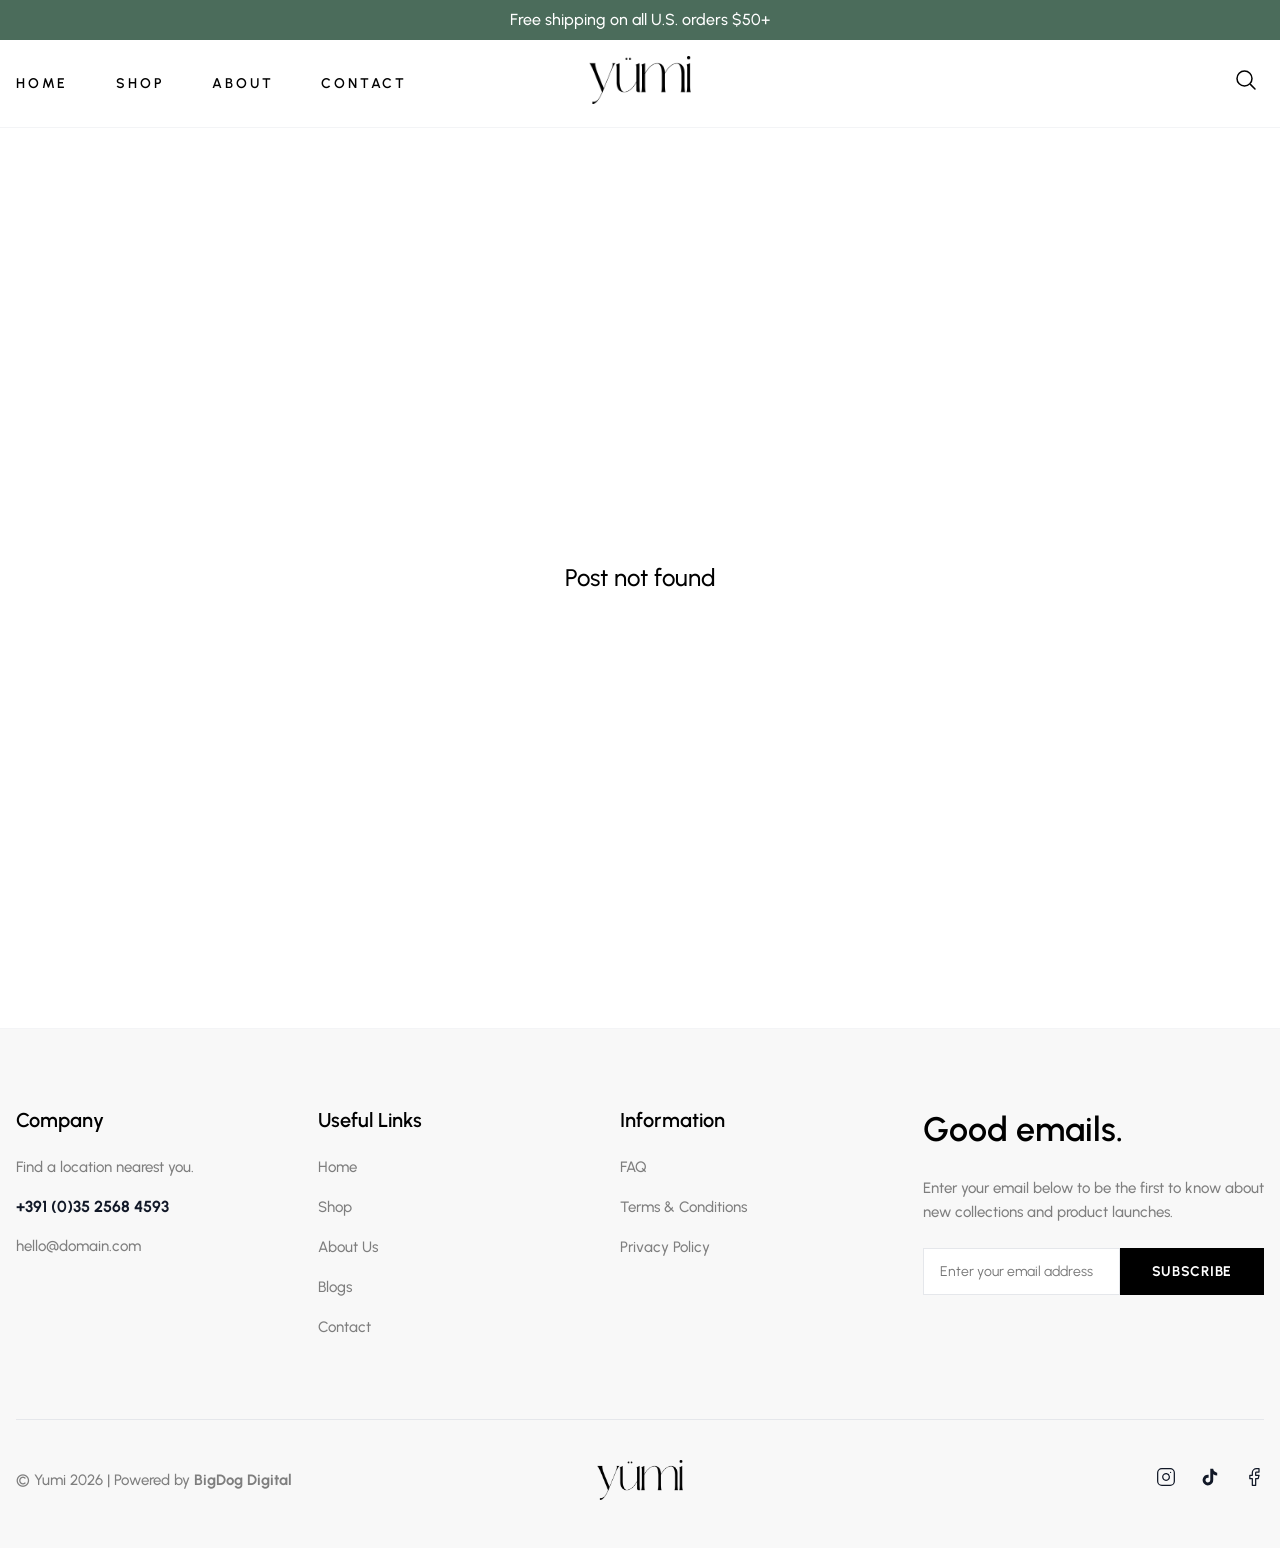
<file: blog-detail.html>
<!DOCTYPE html>
<html lang="en">
<head>
  <meta charset="UTF-8" />
  <meta name="viewport" content="width=device-width, initial-scale=1.0" />
  <title>Yumi</title>
  <link rel="icon" href="images/favicon.png" />
  <link rel="preconnect" href="https://fonts.googleapis.com" />
  <link rel="preconnect" href="https://fonts.gstatic.com" crossorigin />
  <link href="https://fonts.googleapis.com/css2?family=Urbanist:wght@100;200;300;400;500;600;700;800;900&display=swap" rel="stylesheet" />
  <link rel="stylesheet" href="css/styles.css" />
</head>
<body>
  <div id="navbar-root"></div>
  <main class="site-main">
    <main class="page-white" id="blog-detail-root">
      <div id="bd-notfound" class="notfound-screen" hidden><h1>Post not found</h1></div>

      <div id="bd-content" hidden>
        <div class="crumbbar">
          <div class="container crumb crumb--truncate">
            <a href="index.html">Home</a>
            <span class="crumb__sep">—</span>
            <a href="blog.html">Blogs</a>
            <span class="crumb__sep">—</span>
            <span class="crumb__current" data-text="title"></span>
          </div>
        </div>

        <article class="container article">
          <div class="article__head">
            <div class="article__cat" data-text="category"></div>
            <h1 class="article__title" data-text="title"></h1>
            <div class="article__meta">
              <span>By <b data-text="author"></b></span>
              <span class="sep">|</span>
              <span><span data-text="month"></span> <span data-text="day"></span></span>
            </div>
          </div>

          <div class="article__hero">
            <img data-src="image" data-alt="title" />
          </div>

          <div class="article__content">
            <div><p data-text="description"></p></div>

            <div class="article__nav" id="bd-nav">
              <div class="article__spacer"></div>
            </div>
          </div>
        </article>

        <section class="related">
          <div class="container">
            <h2 class="related__title">Related Posts</h2>
            <div class="related__grid" id="bd-related"></div>
          </div>
        </section>
      </div>
    </main>
  </main>
  <div id="footer-root"></div>
  <div id="scrolltop-root"></div>

  <!-- Blog detail templates, cloned + filled by blog-detail.js -->
  <template id="tpl-bd-prev">
    <a class="article__nav-link">
      <div class="article__nav-icon">
        <svg width="24" height="24" viewBox="0 0 24 24" fill="none" stroke="currentColor" stroke-width="1.5" stroke-linecap="round" stroke-linejoin="round"><polyline points="15 18 9 12 15 6"/></svg>
      </div>
      <div>
        <span class="article__nav-label">Previous</span>
        <p class="article__nav-title" data-text="title"></p>
      </div>
    </a>
  </template>

  <template id="tpl-bd-next">
    <a class="article__nav-link article__nav-link--next">
      <div>
        <span class="article__nav-label">Next</span>
        <p class="article__nav-title" data-text="title"></p>
      </div>
      <div class="article__nav-icon">
        <svg width="24" height="24" viewBox="0 0 24 24" fill="none" stroke="currentColor" stroke-width="1.5" stroke-linecap="round" stroke-linejoin="round"><polyline points="9 18 15 12 9 6"/></svg>
      </div>
    </a>
  </template>

  <template id="tpl-related-card">
    <a class="related-card">
      <article>
        <div class="related-card__media">
          <img data-src="image" data-alt="title" />
        </div>
        <div class="related-card__meta">
          <span data-text="category"></span>
          <span>|</span>
          <span><span data-text="month"></span> <span data-text="day"></span></span>
        </div>
        <h3 class="related-card__title" data-text="title"></h3>
      </article>
    </a>
  </template>

  <script>window.PAGE_ROUTE = "/blog";</script>
  <script src="js/data.js"></script>
  <script src="js/api.js"></script>
  <script src="js/blog-detail.js"></script>
  <script src="js/main.js"></script>
</body>
</html>
</file>
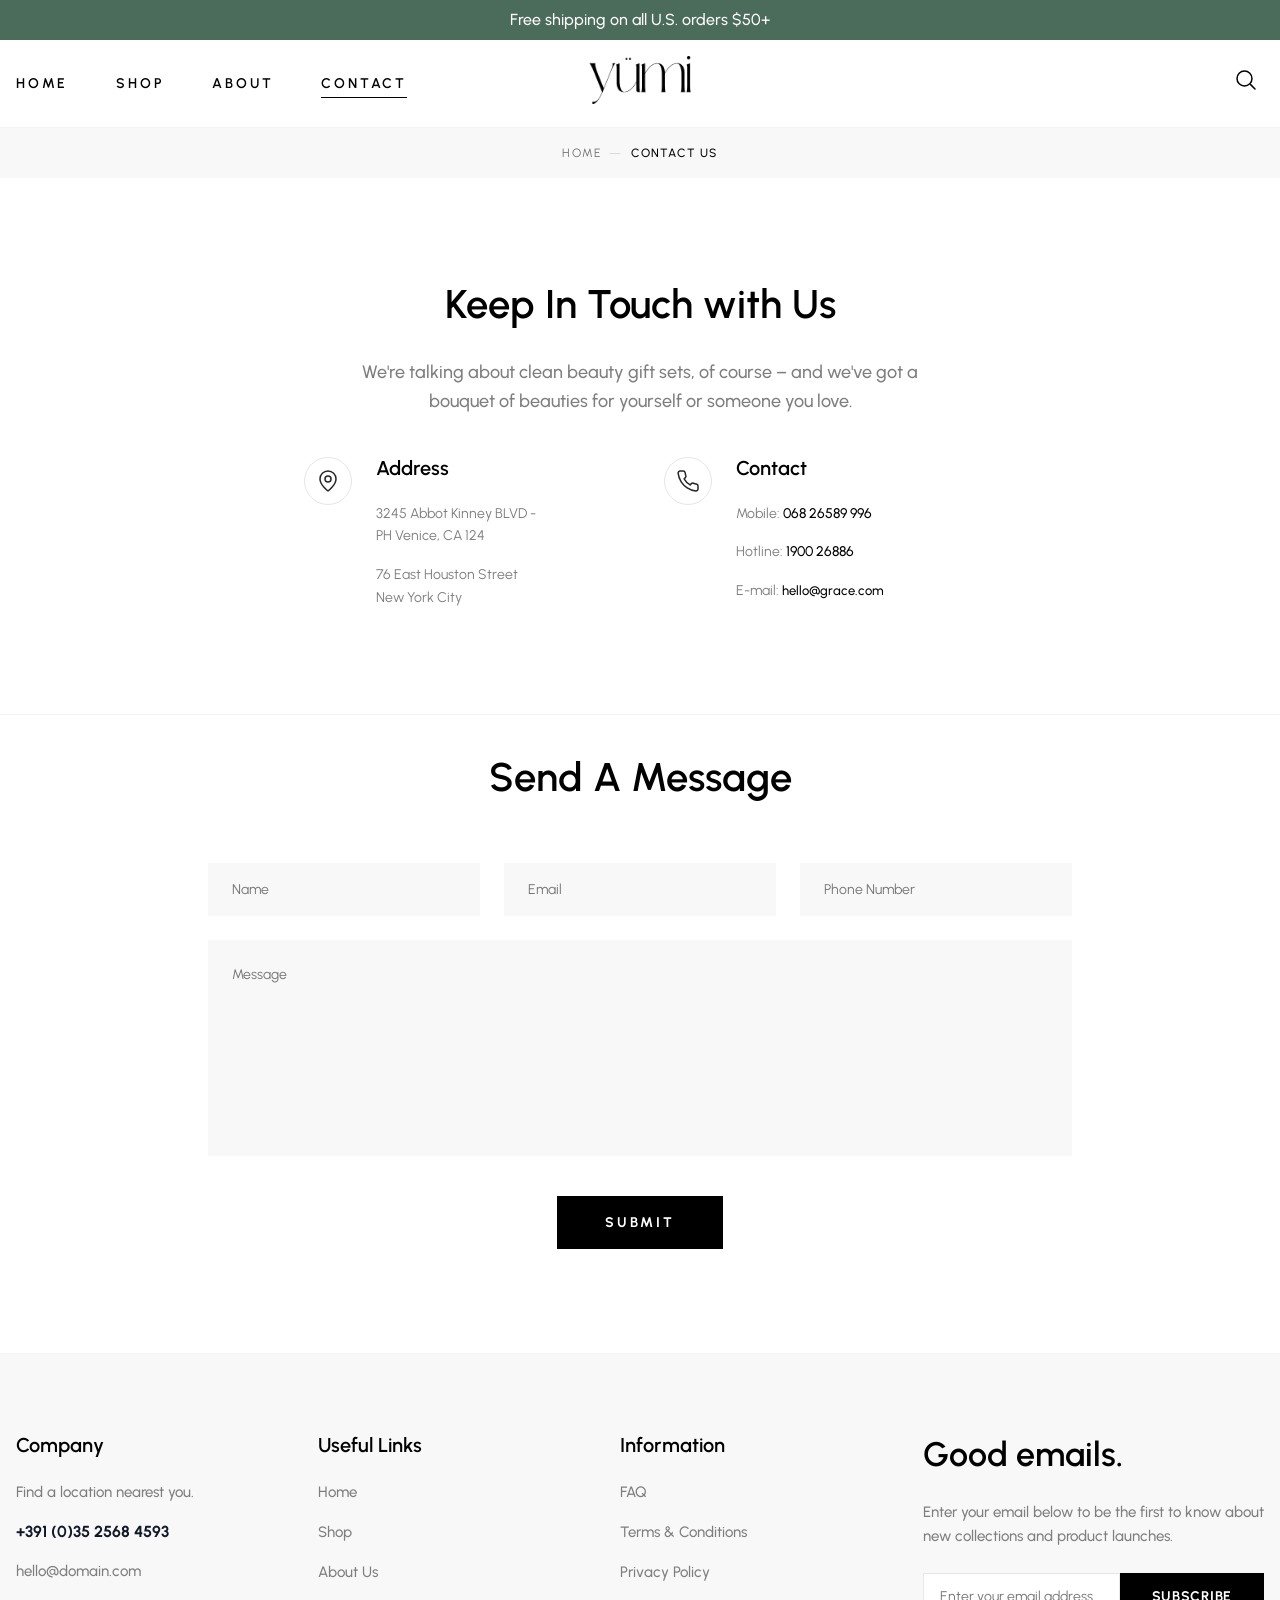
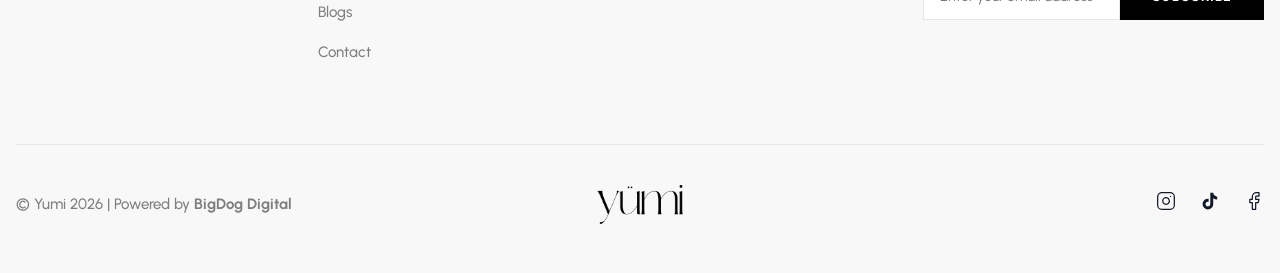
<file: contact.html>
<!DOCTYPE html>
<html lang="en">
<head>
  <meta charset="UTF-8" />
  <meta name="viewport" content="width=device-width, initial-scale=1.0" />
  <title>Yumi</title>
  <link rel="icon" href="images/favicon.png" />
  <link rel="preconnect" href="https://fonts.googleapis.com" />
  <link rel="preconnect" href="https://fonts.gstatic.com" crossorigin />
  <link href="https://fonts.googleapis.com/css2?family=Urbanist:wght@100;200;300;400;500;600;700;800;900&display=swap" rel="stylesheet" />
  <link rel="stylesheet" href="css/styles.css" />
</head>
<body>
  <div id="navbar-root"></div>
  <main class="site-main">
    <main class="page-white" id="contact-root">
      <div class="crumbbar">
        <div class="container crumb">
          <a href="index.html">Home</a>
          <span class="crumb__sep">—</span>
          <span class="crumb__current">Contact Us</span>
        </div>
      </div>

      <div data-reveal>
        <section class="contact container">
          <div class="contact__head">
            <h1 class="contact__title" data-text="header.title"></h1>
            <p class="contact__desc" data-text="header.description"></p>
          </div>

          <div class="contact__grid">
            <div class="contact__item">
              <div class="contact__icon">
                <svg width="24" height="24" viewBox="0 0 24 24" fill="none" stroke="currentColor" stroke-width="1.5" stroke-linecap="round" stroke-linejoin="round"><path d="M20 10c0 6-8 12-8 12s-8-6-8-12a8 8 0 0 1 16 0Z"/><circle cx="12" cy="10" r="3"/></svg>
              </div>
              <div>
                <h3 data-text="address.title"></h3>
                <div class="contact__lines">
                  <p><span data-text="address.lines[0]"></span><br /><span data-text="address.lines[1]"></span></p>
                  <p><span data-text="address.lines[2]"></span><br /><span data-text="address.lines[3]"></span></p>
                </div>
              </div>
            </div>

            <div class="contact__item">
              <div class="contact__icon">
                <svg width="24" height="24" viewBox="0 0 24 24" fill="none" stroke="currentColor" stroke-width="1.5" stroke-linecap="round" stroke-linejoin="round"><path d="M22 16.92v3a2 2 0 0 1-2.18 2 19.79 19.79 0 0 1-8.63-3.07 19.5 19.5 0 0 1-6-6 19.79 19.79 0 0 1-3.07-8.67A2 2 0 0 1 4.11 2h3a2 2 0 0 1 2 1.72 12.84 12.84 0 0 0 .7 2.81 2 2 0 0 1-.45 2.11L8.09 9.91a16 16 0 0 0 6 6l1.27-1.27a2 2 0 0 1 2.11-.45 12.84 12.84 0 0 0 2.81.7A2 2 0 0 1 22 16.92z"/></svg>
              </div>
              <div>
                <h3 data-text="contact.title"></h3>
                <div class="contact__lines">
                  <p>Mobile: <b data-text="contact.mobile"></b></p>
                  <p>Hotline: <b data-text="contact.hotline"></b></p>
                  <p>E-mail: <span class="email" data-text="contact.email"></span></p>
                </div>
              </div>
            </div>
          </div>
        </section>

        <section class="contact-form-section">
          <div class="container contact-form-wrap">
            <h2 class="contact-form__title" data-text="form.title"></h2>
            <form class="contact-form" id="contact-form">
              <div class="contact-form__row">
                <input type="text" data-placeholder="form.placeholders.name" />
                <input type="email" data-placeholder="form.placeholders.email" />
                <input type="tel" data-placeholder="form.placeholders.phone" />
              </div>
              <textarea data-placeholder="form.placeholders.message" rows="8"></textarea>
              <div class="contact-form__submit-wrap">
                <button type="submit" class="contact-form__submit" data-text="form.buttonText"></button>
              </div>
            </form>
          </div>
        </section>
      </div>
    </main>
  </main>
  <div id="footer-root"></div>
  <div id="scrolltop-root"></div>

  <script>window.PAGE_ROUTE = "/contact";</script>
  <script src="js/data.js"></script>
  <script src="js/api.js"></script>
  <script src="js/contact.js"></script>
  <script src="js/main.js"></script>
</body>
</html>
</file>
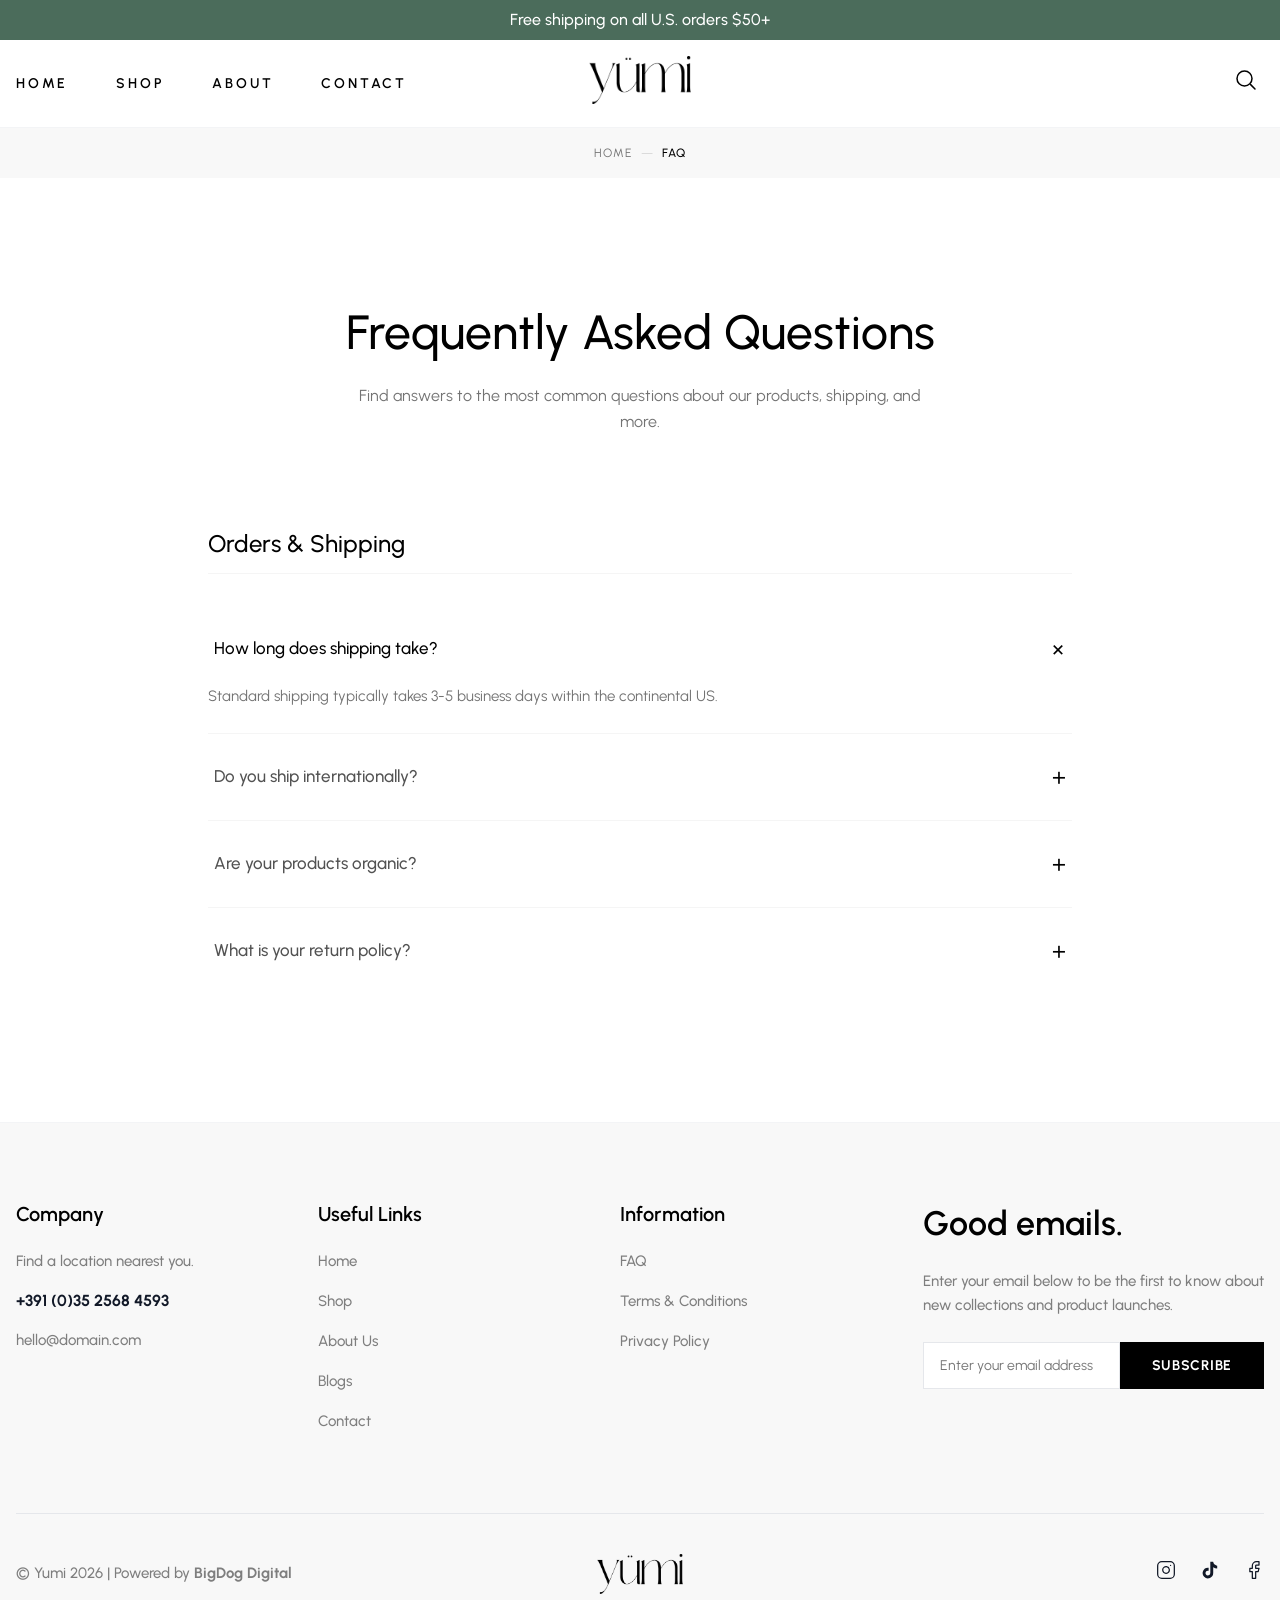
<file: faq.html>
<!DOCTYPE html>
<html lang="en">
<head>
  <meta charset="UTF-8" />
  <meta name="viewport" content="width=device-width, initial-scale=1.0" />
  <title>Yumi</title>
  <link rel="icon" href="images/favicon.png" />
  <link rel="preconnect" href="https://fonts.googleapis.com" />
  <link rel="preconnect" href="https://fonts.gstatic.com" crossorigin />
  <link href="https://fonts.googleapis.com/css2?family=Urbanist:wght@100;200;300;400;500;600;700;800;900&display=swap" rel="stylesheet" />
  <link rel="stylesheet" href="css/styles.css" />
</head>
<body>
  <div id="navbar-root"></div>
  <main class="site-main">
    <main class="page-white" id="faq-root">
      <div class="crumbbar">
        <div class="container crumb">
          <a href="index.html">Home</a>
          <span class="crumb__sep">—</span>
          <span class="crumb__current">FAQ</span>
        </div>
      </div>

      <section data-reveal class="faq container">
        <div class="faq__head">
          <h1 class="faq__title" data-text="title"></h1>
          <p class="faq__desc" data-text="description"></p>
        </div>
        <div class="faq__list" id="faq-list"></div>
      </section>
    </main>
  </main>
  <div id="footer-root"></div>
  <div id="scrolltop-root"></div>

  <!-- FAQ templates, cloned + filled by faq.js -->
  <template id="tpl-faq-cat">
    <div class="faq__cat">
      <h2 class="faq__cat-title" data-text="name"></h2>
      <div class="faq__items"></div>
    </div>
  </template>

  <template id="tpl-faq-q">
    <div class="faq__q">
      <button class="faq__q-btn">
        <span class="faq__q-text" data-text="question"></span>
        <span class="faq__q-icon">+</span>
      </button>
      <div class="faq__a"><p data-text="answer"></p></div>
    </div>
  </template>

  <script>window.PAGE_ROUTE = "/faq";</script>
  <script src="js/data.js"></script>
  <script src="js/api.js"></script>
  <script src="js/faq.js"></script>
  <script src="js/main.js"></script>
</body>
</html>
</file>
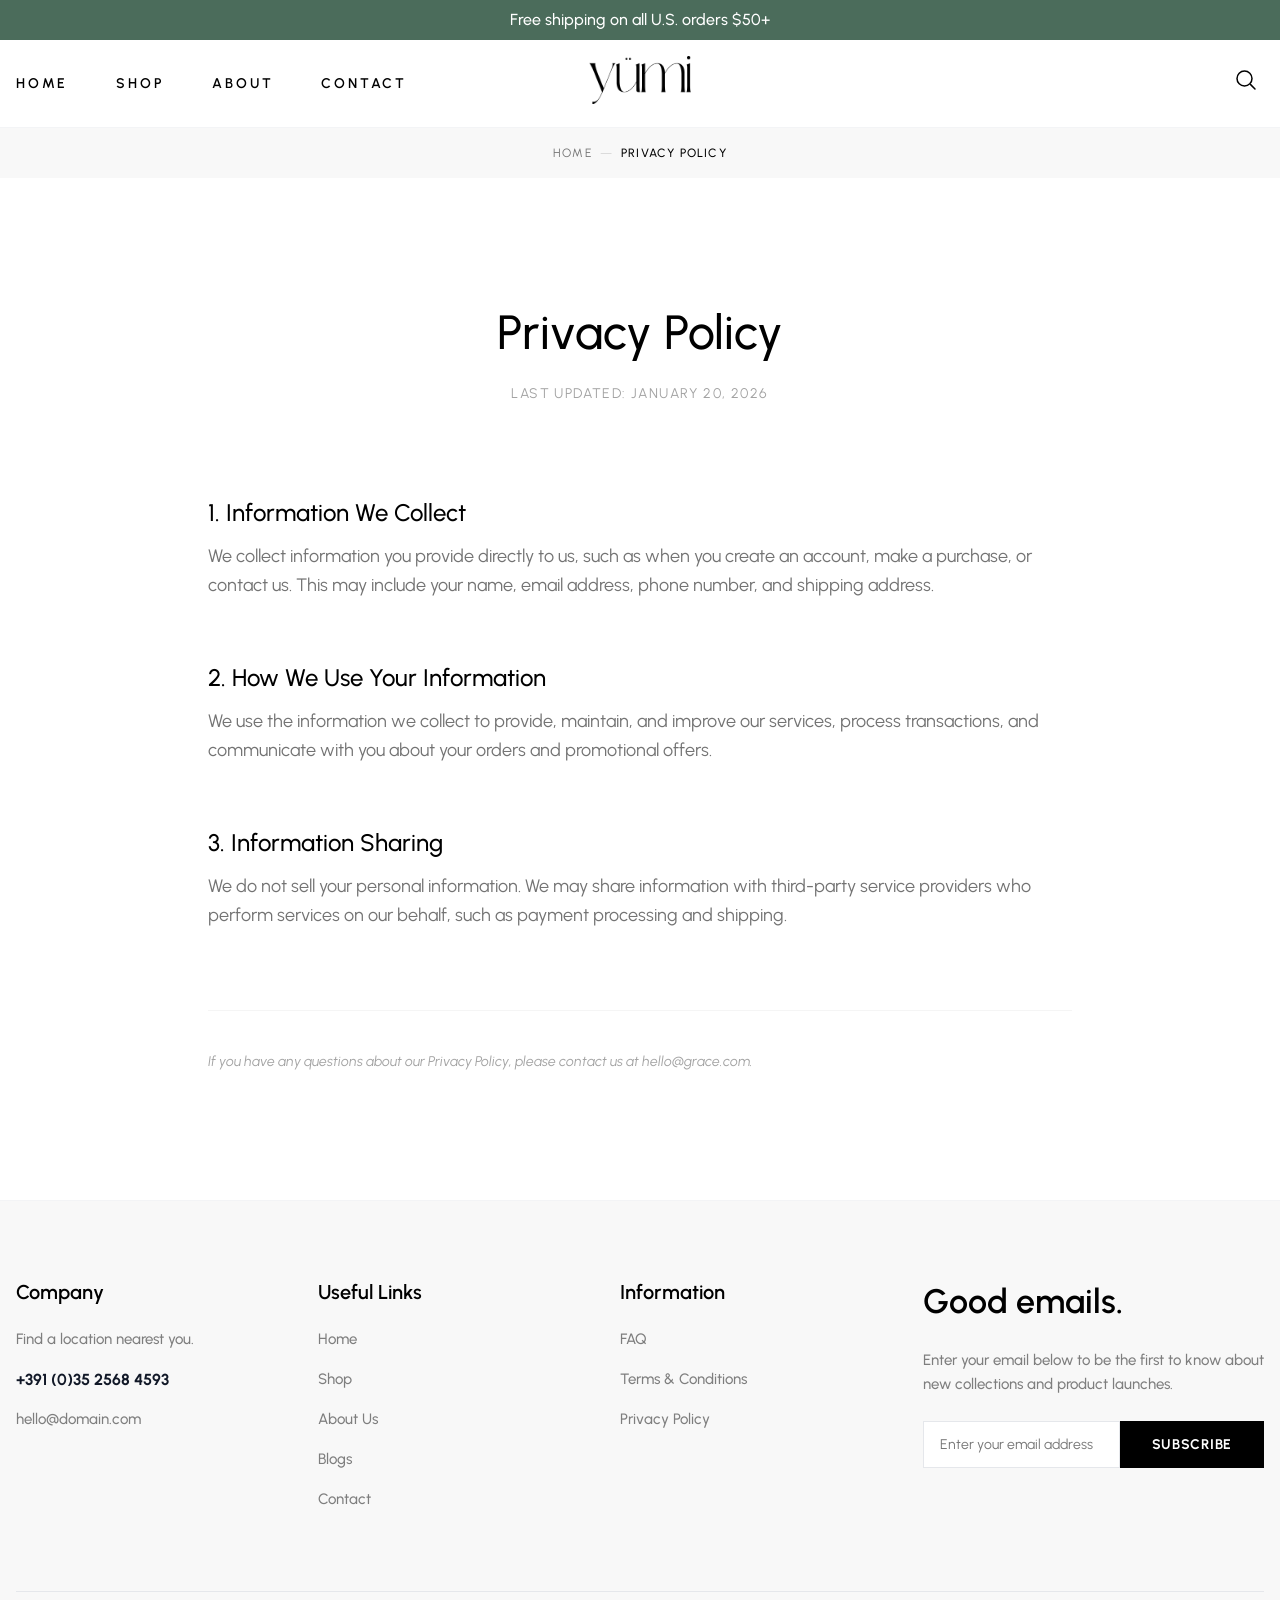
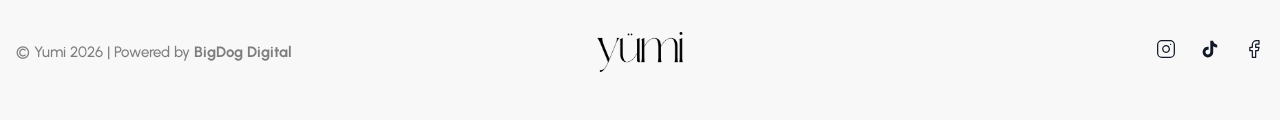
<file: privacy-policy.html>
<!DOCTYPE html>
<html lang="en">
<head>
  <meta charset="UTF-8" />
  <meta name="viewport" content="width=device-width, initial-scale=1.0" />
  <title>Yumi</title>
  <link rel="icon" href="images/favicon.png" />
  <link rel="preconnect" href="https://fonts.googleapis.com" />
  <link rel="preconnect" href="https://fonts.gstatic.com" crossorigin />
  <link href="https://fonts.googleapis.com/css2?family=Urbanist:wght@100;200;300;400;500;600;700;800;900&display=swap" rel="stylesheet" />
  <link rel="stylesheet" href="css/styles.css" />
</head>
<body>
  <div id="navbar-root"></div>
  <main class="site-main">
    <main class="page-white" id="policy-root">
      <div class="crumbbar">
        <div class="container crumb">
          <a href="index.html">Home</a>
          <span class="crumb__sep">—</span>
          <span class="crumb__current" data-text="title"></span>
        </div>
      </div>

      <section data-reveal class="policy container">
        <div class="policy__head">
          <h1 class="policy__title" data-text="title"></h1>
          <p class="policy__updated">Last Updated: <span data-text="lastUpdated"></span></p>
        </div>
        <div class="policy__sections" id="policy-sections"></div>
        <div class="policy__note" id="policy-note" hidden>
          If you have any questions about our Privacy Policy, please contact us at hello@grace.com.
        </div>
      </section>
    </main>
  </main>
  <div id="footer-root"></div>
  <div id="scrolltop-root"></div>

  <!-- Repeated policy section markup, cloned + filled by policy.js -->
  <template id="tpl-policy-section">
    <div class="policy__section">
      <h2 data-text="title"></h2>
      <p data-text="content"></p>
    </div>
  </template>

  <script>window.PAGE_ROUTE = "/privacy-policy"; window.POLICY_TYPE = "privacy";</script>
  <script src="js/data.js"></script>
  <script src="js/api.js"></script>
  <script src="js/policy.js"></script>
  <script src="js/main.js"></script>
</body>
</html>
</file>
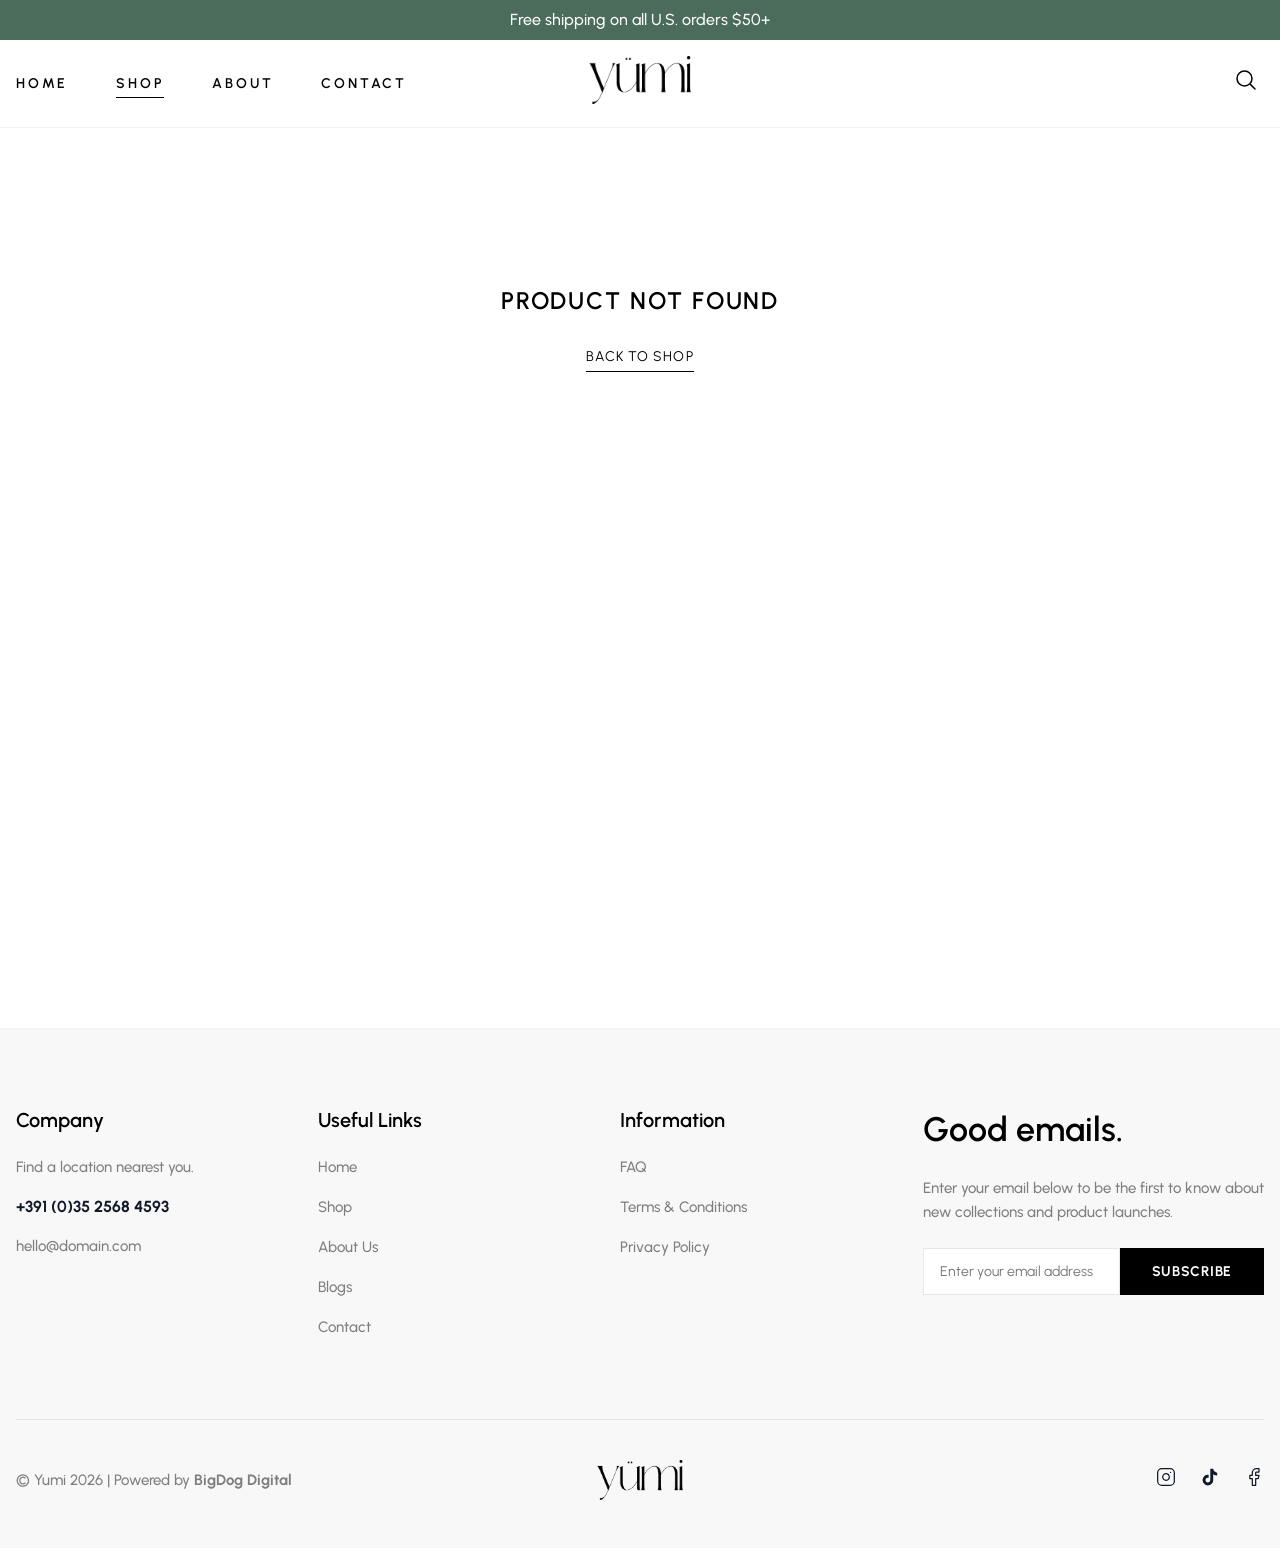
<file: product.html>
<!DOCTYPE html>
<html lang="en">
<head>
  <meta charset="UTF-8" />
  <meta name="viewport" content="width=device-width, initial-scale=1.0" />
  <title>Yumi</title>
  <link rel="icon" href="images/favicon.png" />
  <link rel="preconnect" href="https://fonts.googleapis.com" />
  <link rel="preconnect" href="https://fonts.gstatic.com" crossorigin />
  <link href="https://fonts.googleapis.com/css2?family=Urbanist:wght@100;200;300;400;500;600;700;800;900&display=swap" rel="stylesheet" />
  <link rel="stylesheet" href="css/styles.css" />
</head>
<body>
  <div id="navbar-root"></div>
  <main class="site-main">
    <main class="page-white" id="product-root">
      <div id="pd-notfound" class="container pd__notfound" hidden>
        <h2>Product Not Found</h2>
        <a href="shop.html">Back to Shop</a>
      </div>

      <div id="pd-content" hidden>
        <div class="crumbbar">
          <div class="container crumb">
            <a href="index.html">Home</a>
            <span class="crumb__sep">—</span>
            <a href="shop.html">Shop</a>
            <span class="crumb__sep">—</span>
            <span class="crumb__current crumb__current--cap" data-text="name"></span>
          </div>
        </div>

        <div class="container pd">
          <div class="pd__top">
            <div class="pd__gallery">
              <div class="pd__main">
                <div class="pd__badge" id="pd-badge" hidden><span></span></div>
                <img id="pd-main-image" data-alt="name" alt="" />
              </div>
              <div class="pd__thumbs" id="pd-thumbs"></div>
            </div>

            <div class="pd__info">
              <div class="pd__prices">
                <span class="pd__old" id="pd-old" hidden><span class="taka">৳ </span><span id="pd-old-val"></span></span>
                <span class="pd__price"><span class="taka">৳ </span><span id="pd-price-val"></span></span>
              </div>
              <h1 class="pd__name" data-text="name"></h1>

              <p class="pd__short-desc" data-text="shortDescription"></p>
              <p class="pd__long-desc" data-text="longDescription"></p>

              <div id="pd-variants-wrap"></div>

              <div class="pd__buy-wrap">
                <a id="pd-buy" target="_blank" rel="noopener noreferrer" class="pd__buy">Buy it now</a>
              </div>

              <div class="pd__meta">
                <p>Category: <span id="pd-category"></span></p>
                <p>Tags: <span id="pd-tags"></span></p>
              </div>
            </div>
          </div>

          <div class="pd__tabs">
            <div class="pd__tabnav">
              <button id="pd-tab-description" class="pd__tab">Description</button>
              <button id="pd-tab-videos" class="pd__tab">Videos</button>
            </div>
            <div class="pd__panel" id="pd-tab-panel"></div>
          </div>

          <div class="pd__related" id="pd-related" hidden>
            <h2 class="pd__related-title">You May Also Like</h2>
            <div class="pd__related-grid" id="pd-related-grid"></div>
          </div>
        </div>
      </div>
    </main>
  </main>
  <div id="footer-root"></div>
  <div id="scrolltop-root"></div>

  <!-- Product detail templates, cloned + filled by product.js -->
  <template id="tpl-pd-thumb">
    <div class="pd__thumb"><img alt="" /></div>
  </template>

  <template id="tpl-pd-variants">
    <div class="pd__variants">
      <span class="pd__variants-label"></span>
      <div class="pd__variant-btns" id="pd-variants"></div>
    </div>
  </template>

  <template id="tpl-pd-variant">
    <button class="pd__variant"></button>
  </template>

  <template id="tpl-pd-description">
    <div class="animate-fadeIn"><p></p></div>
  </template>

  <template id="tpl-pd-videos">
    <div class="pd__videos animate-fadeIn"></div>
  </template>

  <template id="tpl-pd-video">
    <div class="pd__video">
      <iframe width="100%" height="100%" frameborder="0" allow="accelerometer; autoplay; clipboard-write; encrypted-media; gyroscope; picture-in-picture; web-share" allowfullscreen loading="lazy"></iframe>
    </div>
  </template>

  <!-- Shared product card -->
  <template id="tpl-product-card">
    <div class="product-card" data-product-card>
      <a class="product-card__link">
        <div class="product-card__media">
          <div class="product-card__badge"><span></span></div>
          <div class="product-card__imgwrap">
            <img class="product-card__img product-card__img--main" alt="" />
            <img class="product-card__img product-card__img--alt" alt="" />
          </div>
          <div class="product-card__quick">
            <button type="button" class="product-card__quick-btn quickview-btn" title="Quick View">
              <svg width="23" height="23" viewBox="0 0 24 24" fill="none" stroke="currentColor" stroke-width="1.5" stroke-linecap="round" stroke-linejoin="round"><path d="M2 12s3-7 10-7 10 7 10 7-3 7-10 7-10-7-10-7Z"/><circle cx="12" cy="12" r="3"/></svg>
            </button>
          </div>
          <div class="product-card__quick--mobile">
            <button type="button" class="product-card__quick-btn quickview-btn" title="Quick View">
              <svg width="20" height="20" viewBox="0 0 24 24" fill="none" stroke="currentColor" stroke-width="1.5" stroke-linecap="round" stroke-linejoin="round"><path d="M2 12s3-7 10-7 10 7 10 7-3 7-10 7-10-7-10-7Z"/><circle cx="12" cy="12" r="3"/></svg>
            </button>
          </div>
        </div>
        <div class="product-card__info">
          <div class="product-card__prices">
            <span class="product-card__old"><span class="taka">৳</span> <span class="product-card__old-val"></span></span>
            <span class="product-card__price"><span class="taka">৳</span> <span class="product-card__price-val"></span></span>
          </div>
          <h3 class="product-card__name"></h3>
        </div>
      </a>
    </div>
  </template>

  <!-- Shared quick-view modal -->
  <template id="tpl-quickview">
    <div class="qv">
      <div class="qv__backdrop" data-qv-close></div>
      <div class="qv__panel">
        <button data-qv-close class="qv__close">
          <svg width="24" height="24" viewBox="0 0 24 24" fill="none" stroke="currentColor" stroke-width="2" stroke-linecap="round" stroke-linejoin="round"><path d="M18 6 6 18M6 6l12 12"/></svg>
        </button>
        <div class="qv__media">
          <div class="qv__badge"><span></span></div>
          <img alt="" />
        </div>
        <div class="qv__body">
          <div>
            <span class="qv__cat"></span>
            <h2 class="qv__name"></h2>
            <div class="qv__prices">
              <span class="qv__old"><span class="taka">৳ </span><span class="qv__old-val"></span></span>
              <span class="qv__price"><span class="taka">৳ </span><span class="qv__price-val"></span></span>
            </div>
            <div class="qv__rule"></div>
            <p class="qv__desc"></p>
          </div>
          <div class="qv__actions">
            <a class="qv__btn qv__btn--primary">View Details</a>
            <a target="_blank" rel="noopener noreferrer" class="qv__btn qv__btn--ghost">Purchase Now</a>
          </div>
        </div>
      </div>
    </div>
  </template>

  <script>window.PAGE_ROUTE = "/shop";</script>
  <script src="js/data.js"></script>
  <script src="js/api.js"></script>
  <script src="js/product.js"></script>
  <script src="js/main.js"></script>
</body>
</html>
</file>
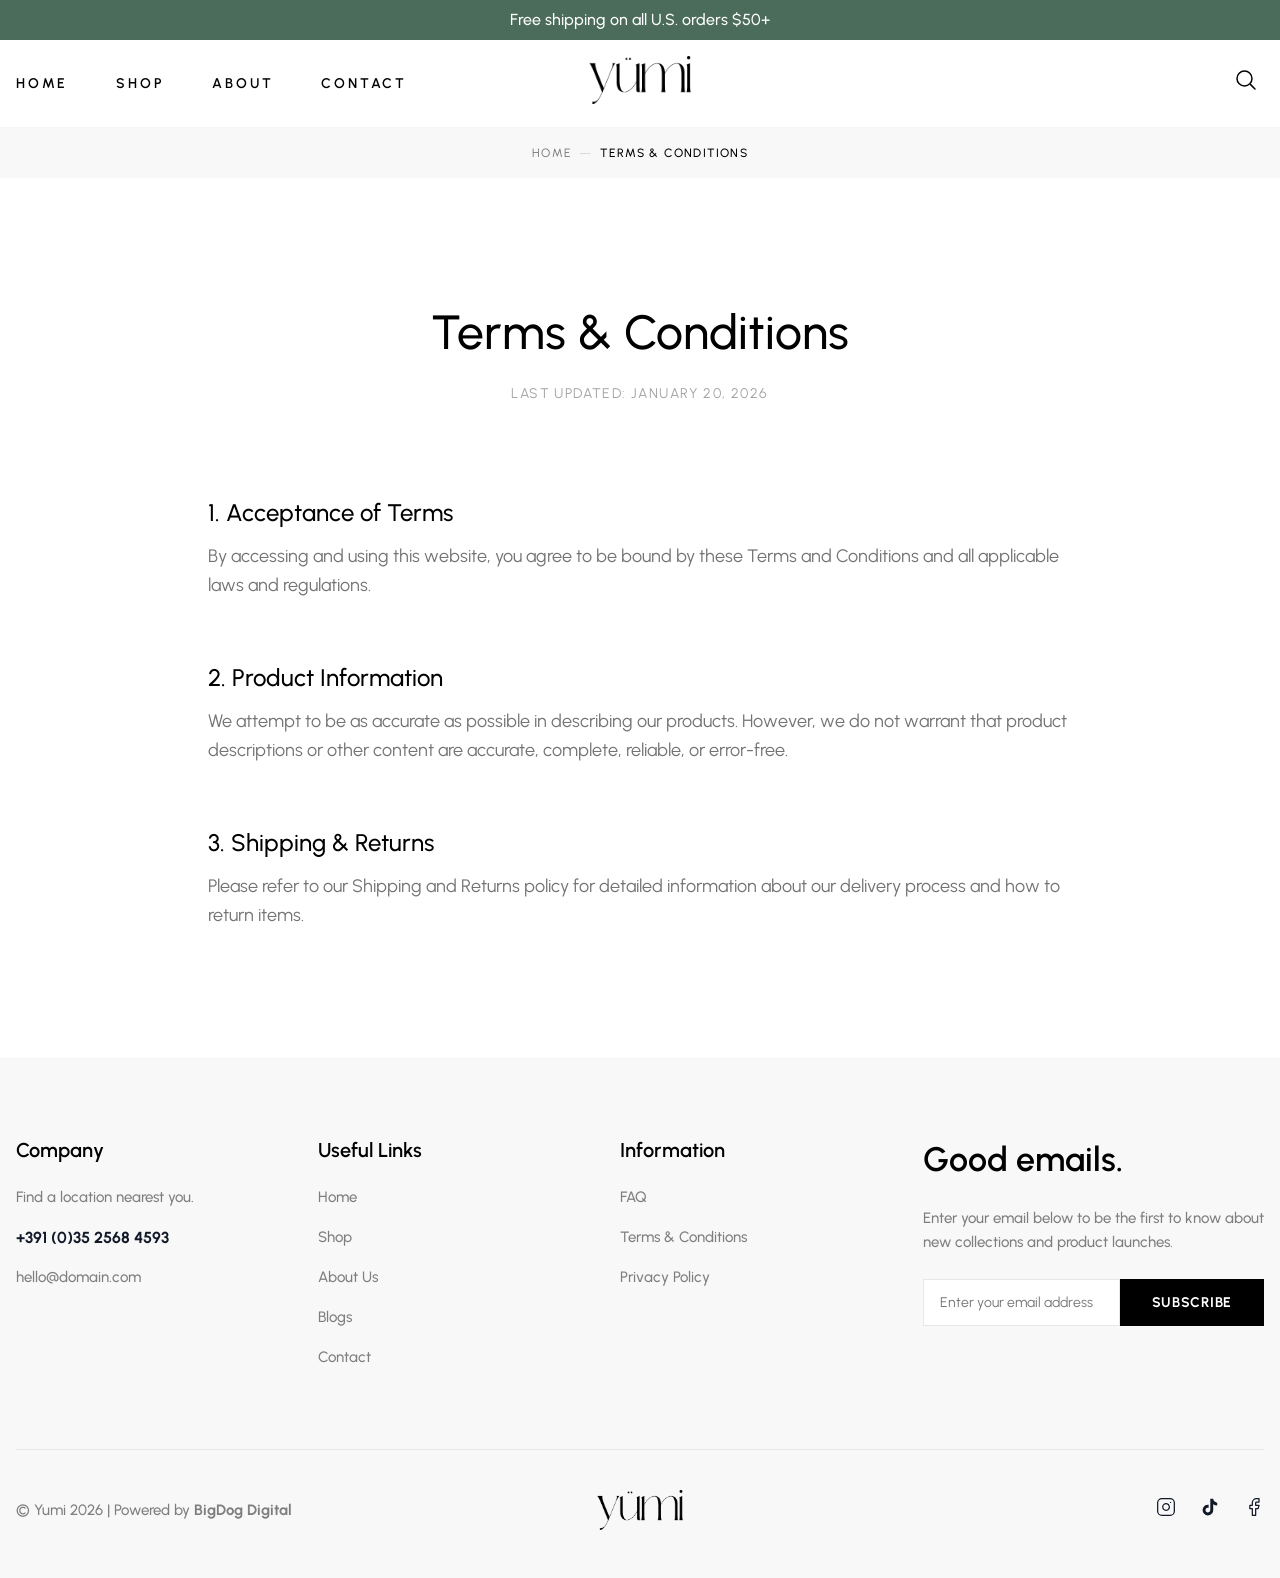
<file: terms-conditions.html>
<!DOCTYPE html>
<html lang="en">
<head>
  <meta charset="UTF-8" />
  <meta name="viewport" content="width=device-width, initial-scale=1.0" />
  <title>Yumi</title>
  <link rel="icon" href="images/favicon.png" />
  <link rel="preconnect" href="https://fonts.googleapis.com" />
  <link rel="preconnect" href="https://fonts.gstatic.com" crossorigin />
  <link href="https://fonts.googleapis.com/css2?family=Urbanist:wght@100;200;300;400;500;600;700;800;900&display=swap" rel="stylesheet" />
  <link rel="stylesheet" href="css/styles.css" />
</head>
<body>
  <div id="navbar-root"></div>
  <main class="site-main">
    <main class="page-white" id="policy-root">
      <div class="crumbbar">
        <div class="container crumb">
          <a href="index.html">Home</a>
          <span class="crumb__sep">—</span>
          <span class="crumb__current" data-text="title"></span>
        </div>
      </div>

      <section data-reveal class="policy container">
        <div class="policy__head">
          <h1 class="policy__title" data-text="title"></h1>
          <p class="policy__updated">Last Updated: <span data-text="lastUpdated"></span></p>
        </div>
        <div class="policy__sections" id="policy-sections"></div>
        <div class="policy__note" id="policy-note" hidden>
          If you have any questions about our Privacy Policy, please contact us at hello@grace.com.
        </div>
      </section>
    </main>
  </main>
  <div id="footer-root"></div>
  <div id="scrolltop-root"></div>

  <!-- Repeated policy section markup, cloned + filled by policy.js -->
  <template id="tpl-policy-section">
    <div class="policy__section">
      <h2 data-text="title"></h2>
      <p data-text="content"></p>
    </div>
  </template>

  <script>window.PAGE_ROUTE = "/terms-conditions"; window.POLICY_TYPE = "terms";</script>
  <script src="js/data.js"></script>
  <script src="js/api.js"></script>
  <script src="js/policy.js"></script>
  <script src="js/main.js"></script>
</body>
</html>
</file>
<file: css/styles.css>
/* ===========================================================================
   Yumi — hand-written stylesheet (no framework, no runtime engine).
   Breakpoints mirror the original design:  sm 640px · md 768px · lg 1024px
   =========================================================================== */

/* ---- Reset & base ------------------------------------------------------- */
*,
*::before,
*::after {
  box-sizing: border-box;
}

* {
  margin: 0;
}

html {
  -webkit-font-smoothing: antialiased;
  -moz-osx-font-smoothing: grayscale;
  height: 100%;
}

body {
  font-family: "Urbanist", ui-sans-serif, system-ui, sans-serif;
  color: #000;
  min-height: 100%;
  display: flex;
  flex-direction: column;
  line-height: 1.5;
}

img {
  display: block;
  max-width: 100%;
  height: auto;
}
a {
  color: inherit;
  text-decoration: none;
}
ul {
  list-style: none;
  padding: 0;
}
button {
  font: inherit;
  color: inherit;
  background: none;
  border: none;
  cursor: pointer;
}
input,
textarea,
select {
  font: inherit;
}
h1,
h2,
h3,
h4 {
  font-weight: 600;
  line-height: 1.1;
}

.taka {
  font-family: ui-serif, Georgia, "Times New Roman", serif;
}
.site-main {
  flex: 1 0 auto;
}

/* ---- Container ---------------------------------------------------------- */
.container {
  width: 100%;
  max-width: 1400px;
  margin-inline: auto;
  padding-inline: 1.5rem; /* mobile  */
}
@media (min-width: 768px) {
  .container {
    padding-inline: 3rem;
  }
} /* tablet */
@media (min-width: 1024px) {
  .container {
    padding-inline: 1rem;
  }
} /* desktop */

/* ---- Scroll reveal (replaces framer-motion whileInView) ----------------- */
html.js-anim [data-reveal] {
  opacity: 0;
  transform: translateY(50px);
}
html.js-anim [data-reveal].in-view {
  opacity: 1;
  transform: translateY(0);
  transition:
    opacity 1.2s cubic-bezier(0.16, 1, 0.3, 1),
    transform 1.2s cubic-bezier(0.16, 1, 0.3, 1);
}

@keyframes fadeIn {
  from {
    opacity: 0;
  }
  to {
    opacity: 1;
  }
}
.animate-fadeIn {
  animation: fadeIn 0.4s ease-in-out;
}

@keyframes modalIn {
  from {
    opacity: 0;
    transform: scale(0.95);
  }
  to {
    opacity: 1;
    transform: scale(1);
  }
}

/* =====================================================================
   NAVBAR
   ===================================================================== */
.topbar {
  background: #4b6c5b;
  color: #fff;
  padding: 0.5rem 0;
  text-align: center;
  font-size: 10px;
  font-weight: 500;
}
@media (min-width: 640px) {
  .topbar {
    font-size: 1rem;
  }
}

/* The wrapper must not box-constrain the sticky navbar — display:contents
   lets the navbar stick relative to <body> across the whole page scroll. */
#navbar-root {
  display: contents;
}

.navbar {
  position: sticky;
  top: 0;
  z-index: 50;
  background: #fff;
  border-bottom: 1px solid #f3f4f6;
  transition: transform 0.3s;
  transform: translateY(0);
}
.navbar.is-hidden {
  transform: translateY(-100%);
}

.navbar__inner {
  display: flex;
  align-items: center;
  justify-content: space-between;
  padding: 1.25rem 0;
}
@media (min-width: 768px) {
  .navbar__inner {
    padding: 1rem 0;
  }
}

.navbar__col {
  flex: 1;
}
.navbar__col--right {
  display: flex;
  justify-content: flex-end;
}

.navbar__menu-btn {
  color: #000;
  padding: 4px;
  transition: transform 0.1s;
}
.navbar__menu-btn:active {
  transform: scale(0.95);
}
.navbar__mobile {
  display: flex;
  flex: 1;
}
@media (min-width: 1024px) {
  .navbar__mobile {
    display: none;
  }
}

.navbar__links {
  display: none;
}
@media (min-width: 1024px) {
  .navbar__links {
    display: flex;
    flex: 1;
    gap: 3rem;
  }
}

.navbar__link {
  position: relative;
  padding: 4px 0;
  font-size: 14px;
  font-weight: 600;
  letter-spacing: 0.2em;
  text-transform: uppercase;
  transition: color 0.2s;
}
.navbar__link::after {
  content: "";
  position: absolute;
  bottom: 0;
  left: 0;
  width: 100%;
  height: 1px;
  background: #000;
  transform: scaleX(0);
  transform-origin: center;
  transition: transform 0.3s;
}
.navbar__link:hover::after {
  transform: scaleX(1);
}
.navbar__link.is-active::after {
  transform: scaleX(1);
}

.navbar__logo-wrap {
  flex: 1;
  text-align: center;
}
@media (min-width: 768px) {
  .navbar__logo-wrap {
    flex: none;
  }
}
.navbar__logo {
  height: 32px;
  width: auto;
  object-fit: contain;
  display: inline-block;
}
@media (min-width: 768px) {
  .navbar__logo {
    height: 48px;
  }
}

.navbar__search {
  transition: color 0.2s;
}
.navbar__search:hover {
  color: #9ca3af;
}

/* ---- Search overlay ----------------------------------------------------- */
.search-overlay {
  position: fixed;
  inset: 0;
  z-index: 100;
}
.search-overlay[hidden] {
  display: none;
}
.search-overlay__backdrop {
  position: fixed;
  inset: 0;
  background: rgba(0, 0, 0, 0.6);
  backdrop-filter: blur(12px);
  z-index: 100;
}
.search-overlay__panel {
  position: fixed;
  top: 0;
  left: 0;
  width: 100%;
  background: #fff;
  z-index: 101;
  padding: 3rem 1.5rem;
  box-shadow: 0 25px 50px -12px rgba(0, 0, 0, 0.25);
  max-height: 100vh;
  overflow-y: auto;
  animation: dropDown 0.3s ease-out;
}
@keyframes dropDown {
  from {
    transform: translateY(-50px);
    opacity: 0;
  }
  to {
    transform: translateY(0);
    opacity: 1;
  }
}
.search-overlay__head {
  display: flex;
  justify-content: space-between;
  align-items: flex-start;
  margin-bottom: 2rem;
}
.search-overlay__title {
  font-size: 10px;
  font-weight: 700;
  text-transform: uppercase;
  letter-spacing: 0.2em;
  color: #a3a3a3;
}
.search-overlay__close {
  padding: 8px;
  transition: transform 0.3s;
}
.search-overlay__close:hover {
  transform: rotate(90deg);
}
.search-form {
  position: relative;
  margin-bottom: 3rem;
}
.search-input {
  width: 100%;
  font-size: 1.5rem;
  font-weight: 500;
  border: none;
  outline: none;
}
@media (min-width: 768px) {
  .search-input {
    font-size: 3rem;
  }
}
.search-input::placeholder {
  color: #e5e5e5;
}
.search-underline {
  position: absolute;
  right: 0;
  bottom: 0.5rem;
  width: 100%;
  height: 2px;
  background: #f5f5f5;
  margin-top: 1rem;
}
.search-grid {
  display: grid;
  grid-template-columns: 1fr;
  gap: 2rem;
}
@media (min-width: 768px) {
  .search-grid {
    grid-template-columns: repeat(4, 1fr);
  }
}
.search-card {
  display: flex;
  flex-direction: column;
  gap: 1rem;
}
.search-card__media {
  position: relative;
  aspect-ratio: 4 / 5;
  overflow: hidden;
  background: #fafafa;
}
.search-card__media img {
  position: absolute;
  inset: 0;
  width: 100%;
  height: 100%;
  object-fit: cover;
  transition: transform 0.7s;
}
.search-card:hover .search-card__media img {
  transform: scale(1.05);
}
.search-card__name {
  font-size: 0.875rem;
  font-weight: 600;
  color: #000;
  text-transform: uppercase;
  letter-spacing: 0.05em;
}
.search-card__cat {
  color: #a3a3a3;
  font-size: 12px;
  text-transform: uppercase;
  letter-spacing: 0.1em;
  margin-top: 0.25rem;
}
.search-empty {
  color: #a3a3a3;
  text-align: center;
  padding: 5rem 0;
}
.search-viewall-wrap {
  margin-top: 3rem;
  padding-bottom: 2rem;
  text-align: center;
}
.search-viewall {
  font-size: 11px;
  font-weight: 700;
  text-transform: uppercase;
  letter-spacing: 0.2em;
  text-decoration: underline;
  text-underline-offset: 8px;
  text-decoration-color: #e5e5e5;
  transition: text-decoration-color 0.2s;
}
.search-viewall:hover {
  text-decoration-color: #000;
}

/* ---- Mobile drawer ------------------------------------------------------ */
.drawer {
  position: fixed;
  inset: 0;
  z-index: 100;
}
.drawer[hidden] {
  display: none;
}
.drawer__backdrop {
  position: fixed;
  inset: 0;
  background: rgba(0, 0, 0, 0.6);
  backdrop-filter: blur(12px);
  z-index: 100;
}
.drawer__panel {
  position: fixed;
  top: 0;
  left: 0;
  bottom: 0;
  width: 80%;
  max-width: 320px;
  background: #fff;
  z-index: 101;
  box-shadow: 0 25px 50px -12px rgba(0, 0, 0, 0.25);
  display: flex;
  flex-direction: column;
  animation: slideInLeft 0.4s cubic-bezier(0.16, 1, 0.3, 1);
}
@keyframes slideInLeft {
  from {
    transform: translateX(-100%);
  }
  to {
    transform: translateX(0);
  }
}
.drawer__head {
  display: flex;
  align-items: center;
  justify-content: space-between;
  padding: 1.5rem;
  border-bottom: 1px solid #f9fafb;
}
.drawer__title {
  font-size: 1.25rem;
  font-weight: 700;
  letter-spacing: 0.2em;
  text-transform: uppercase;
}
.drawer__close {
  padding: 4px;
  border-radius: 9999px;
  transition: background 0.2s;
}
.drawer__close:hover {
  background: #f3f4f6;
}
.drawer__nav {
  flex: 1;
  padding: 2.5rem 2rem 0;
  display: flex;
  flex-direction: column;
  gap: 2rem;
}
.drawer__link {
  display: block;
  font-size: 18px;
  font-weight: 600;
  letter-spacing: 0.1em;
  text-transform: uppercase;
  color: #9ca3af;
  transition: color 0.2s;
}
.drawer__link:hover {
  color: #000;
}
.drawer__link.is-active {
  color: #000;
}

/* =====================================================================
   FOOTER
   ===================================================================== */
.footer {
  background: #f8f8f8;
  padding: 4rem 0 2rem;
  border-top: 1px solid #f3f4f6;
}
@media (min-width: 768px) {
  .footer {
    padding: 5rem 0 3rem;
  }
}
.footer__grid {
  display: grid;
  grid-template-columns: 1fr;
  gap: 3rem;
  margin-bottom: 4rem;
}
@media (min-width: 768px) {
  .footer__grid {
    grid-template-columns: repeat(2, 1fr);
    margin-bottom: 5rem;
  }
}
@media (min-width: 1024px) {
  .footer__grid {
    grid-template-columns: repeat(4, 1fr);
    gap: 0;
  }
}
.footer__col {
  display: flex;
  flex-direction: column;
  gap: 1.5rem;
}
.footer__title {
  font-size: 20px;
  font-weight: 600;
}
.footer__company {
  display: flex;
  flex-direction: column;
  gap: 1rem;
  color: #7e7e7e;
  font-size: 15px;
  font-weight: 500;
}
.footer__company p:first-child {
  line-height: 1.625;
}
.footer__phone {
  color: #111827;
  font-weight: 700;
  font-size: 16px;
}
.footer__links {
  display: flex;
  flex-direction: column;
  gap: 1rem;
}
.footer__links a {
  color: #7e7e7e;
  font-size: 15px;
  font-weight: 500;
  transition: color 0.2s;
}
.footer__links a:hover {
  color: #111827;
}
.footer__news-title {
  font-size: 32px;
  font-weight: 600;
  line-height: 1.25;
}
@media (min-width: 768px) {
  .footer__news-title {
    font-size: 34px;
  }
}
.footer__news-desc {
  color: #7e7e7e;
  font-size: 15px;
  font-weight: 500;
  line-height: 1.625;
}
.footer__news-form {
  display: flex;
  width: 100%;
}
.footer__news-input {
  flex: 1;
  background: #fff;
  border: 1px solid #e5e7eb;
  padding: 0.75rem 1rem;
  font-size: 14px;
}
.footer__news-input:focus {
  outline: none;
  border-color: #111827;
}
.footer__news-btn {
  background: #000;
  color: #fff;
  padding: 0.75rem 2rem;
  font-size: 14px;
  font-weight: 700;
  text-transform: uppercase;
  letter-spacing: 0.05em;
  transition: background 0.2s;
}
.footer__news-btn:hover {
  background: #1f2937;
}

.footer__bottom {
  display: flex;
  flex-direction: column;
  align-items: center;
  justify-content: space-between;
  padding-top: 2.5rem;
  border-top: 1px solid #e5e7eb;
  gap: 2.5rem;
}
@media (min-width: 768px) {
  .footer__bottom {
    flex-direction: row;
  }
}
.footer__copy {
  flex: 1;
  order: 2;
  text-align: center;
  color: #7e7e7e;
  font-size: 15px;
  font-weight: 500;
}
@media (min-width: 768px) {
  .footer__copy {
    order: 1;
    text-align: left;
  }
}
.footer__copy a {
  color: #7e7e7e;
  font-weight: 700;
}
.footer__copy a:hover {
  color: #111827;
}
.footer__logo-wrap {
  flex: 1;
  display: flex;
  justify-content: center;
  order: 1;
}
@media (min-width: 768px) {
  .footer__logo-wrap {
    order: 2;
  }
}
.footer__logo {
  height: 32px;
  width: auto;
  object-fit: contain;
}
@media (min-width: 768px) {
  .footer__logo {
    height: 40px;
  }
}
.footer__socials {
  flex: 1;
  display: flex;
  justify-content: center;
  align-items: center;
  gap: 1.5rem;
  order: 3;
}
@media (min-width: 768px) {
  .footer__socials {
    justify-content: flex-end;
  }
}
.footer__socials a {
  color: #111827;
  transition: color 0.2s;
}
.footer__socials a:hover {
  color: #4b5563;
}

/* =====================================================================
   SCROLL TO TOP
   ===================================================================== */
.scrolltop {
  position: fixed;
  bottom: 2rem;
  right: 2rem;
  z-index: 999;
  transition: all 0.3s;
  opacity: 0;
  transform: translateY(2.5rem);
  pointer-events: none;
}
.scrolltop.is-visible {
  opacity: 1;
  transform: translateY(0);
  pointer-events: auto;
}
.scrolltop__btn {
  position: relative;
  width: 44px;
  height: 44px;
  border-radius: 9999px;
  background: #fff;
  box-shadow: 0 4px 20px rgba(0, 0, 0, 0.1);
  display: flex;
  align-items: center;
  justify-content: center;
  transition: background 0.3s;
}
.scrolltop__btn:hover {
  background: #000;
}
.scrolltop__ring {
  position: absolute;
  width: 100%;
  height: 100%;
  transform: rotate(-90deg);
}
.scrolltop__track {
  color: #f3f4f6;
}
.scrolltop__progress {
  color: #166534;
  transition: stroke-dashoffset 0.1s ease-out;
}
.scrolltop__btn:hover .scrolltop__progress {
  color: #fff;
}
.scrolltop__arrow {
  position: relative;
  z-index: 10;
  color: #0b8236;
  transition: color 0.3s;
}
.scrolltop__btn:hover .scrolltop__arrow {
  color: #fff;
}

/* =====================================================================
   PRODUCT CARD  (+ quick-view modal)
   ===================================================================== */
.product-card {
  position: relative;
  text-align: left;
  display: block;
}
.product-card__media {
  position: relative;
  aspect-ratio: 4 / 5;
  background: #f7f7f7;
  display: flex;
  align-items: center;
  justify-content: center;
  margin-bottom: 1.5rem;
  overflow: hidden;
}
.product-card__badge {
  position: absolute;
  top: 1rem;
  left: 1rem;
  padding: 0.25rem 0.75rem;
  z-index: 10;
  border-radius: 2px;
}
.product-card__badge--new {
  background: #c24b3a;
}
.product-card__badge--sale {
  background: #4b6c5b;
}
.product-card__badge span {
  color: #fff;
  font-size: 14px;
  font-weight: 700;
  letter-spacing: 0.05em;
}
.product-card__imgwrap {
  position: relative;
  width: 100%;
  height: 100%;
}
.product-card__img {
  position: absolute;
  inset: 0;
  width: 100%;
  height: 100%;
  object-fit: cover;
  transition: all 1s ease-in-out;
}
.product-card__img--alt {
  opacity: 0;
  transition: opacity 0.5s ease-in-out;
}
.product-card__media:hover .product-card__img--has-alt {
  opacity: 0;
}
.product-card__media:hover .product-card__img--alt {
  opacity: 1;
}
.product-card__media:hover .product-card__img--zoom {
  transform: scale(1.1);
}

.product-card__quick {
  position: absolute;
  bottom: 1rem;
  left: 50%;
  transform: translateX(-50%) translateY(1rem);
  opacity: 0;
  transition: all 0.5s cubic-bezier(0.23, 1, 0.32, 1);
  z-index: 20;
  display: none;
}
@media (min-width: 768px) {
  .product-card__quick {
    display: block;
  }
}
.product-card__media:hover .product-card__quick {
  transform: translateX(-50%) translateY(0);
  opacity: 1;
}
.product-card__quick-btn {
  width: 44px;
  height: 44px;
  background: #fff;
  border-radius: 9999px;
  display: flex;
  align-items: center;
  justify-content: center;
  color: #000;
  box-shadow: 0 1px 2px rgba(0, 0, 0, 0.08);
  transition: all 0.3s;
}
.product-card__quick-btn:hover {
  background: #000;
  color: #fff;
}
.product-card__quick--mobile {
  position: absolute;
  bottom: 1rem;
  right: 1rem;
  z-index: 20;
  display: block;
}
@media (min-width: 768px) {
  .product-card__quick--mobile {
    display: none;
  }
}
.product-card__quick--mobile .product-card__quick-btn {
  background: rgba(255, 255, 255, 0.9);
  backdrop-filter: blur(4px);
  border: 1px solid #e5e5e5;
  box-shadow: 0 4px 6px rgba(0, 0, 0, 0.1);
}
.product-card__info {
  display: flex;
  flex-direction: column;
  gap: 0.375rem;
  padding: 0 0.25rem;
}
.product-card__prices {
  display: flex;
  align-items: center;
  justify-content: center;
  gap: 0.5rem;
}
.product-card__old {
  color: #9ca3af;
  font-weight: 600;
  text-decoration: line-through;
}
.product-card__old .taka,
.product-card__price .taka {
  font-size: 0.875rem;
}
.product-card__price {
  font-weight: 600;
  color: #111827;
}
.product-card__price--discount {
  color: #000;
}
.product-card__name {
  font-size: 15px;
  font-weight: 600;
  color: #000;
  line-height: 1.25;
  text-align: center;
}

/* Quick-view modal */
.qv {
  position: fixed;
  inset: 0;
  z-index: 1000;
  display: flex;
  align-items: center;
  justify-content: center;
  padding: 1rem;
}
.qv__backdrop {
  position: absolute;
  inset: 0;
  background: rgba(0, 0, 0, 0.6);
  backdrop-filter: blur(4px);
}
.qv__panel {
  position: relative;
  background: #fff;
  width: 100%;
  max-width: 56rem;
  height: 100%;
  overflow-y: auto;
  display: flex;
  flex-direction: column;
  box-shadow: 0 25px 50px -12px rgba(0, 0, 0, 0.25);
  border-radius: 4px;
  animation: modalIn 0.3s ease-out;
}
@media (min-width: 768px) {
  .qv__panel {
    height: auto;
    max-height: 90vh;
    flex-direction: row;
  }
}
.qv__close {
  position: absolute;
  top: 1rem;
  right: 1rem;
  z-index: 20;
  padding: 0.5rem;
  background: rgba(255, 255, 255, 0.8);
  backdrop-filter: blur(4px);
  border-radius: 9999px;
  color: #6b7280;
  transition:
    transform 0.3s,
    color 0.3s;
}
@media (min-width: 768px) {
  .qv__close {
    background: transparent;
  }
}
.qv__close:hover {
  transform: rotate(90deg);
  color: #000;
}
.qv__media {
  position: relative;
  width: 100%;
  aspect-ratio: 4 / 5;
  background: #fcf9f9;
  flex-shrink: 0;
}
@media (min-width: 768px) {
  .qv__media {
    width: 50%;
  }
}
.qv__media img {
  position: absolute;
  inset: 0;
  width: 100%;
  height: 100%;
  object-fit: cover;
}
.qv__badge {
  position: absolute;
  top: 1.5rem;
  left: 1.5rem;
  padding: 0.375rem 1rem;
  z-index: 10;
  border-radius: 2px;
}
.qv__badge span {
  color: #fff;
  font-size: 15px;
  font-weight: 700;
  letter-spacing: 0.1em;
  text-transform: uppercase;
}
.qv__body {
  width: 100%;
  padding: 1.5rem;
  display: flex;
  flex-direction: column;
  justify-content: center;
  background: #fff;
}
@media (min-width: 768px) {
  .qv__body {
    width: 50%;
    padding: 3rem;
  }
}
.qv__cat {
  font-size: 10px;
  text-transform: uppercase;
  letter-spacing: 0.08em;
  margin-bottom: 0.5rem;
  display: block;
  font-weight: 500;
  color: #6b7280;
}
@media (min-width: 768px) {
  .qv__cat {
    font-size: 11px;
  }
}
.qv__name {
  font-size: 1.5rem;
  letter-spacing: 0.08em;
  color: #000;
  text-transform: uppercase;
  margin-bottom: 0.75rem;
  line-height: 1.1;
  font-weight: 600;
}
@media (min-width: 768px) {
  .qv__name {
    font-size: 1.875rem;
    margin-bottom: 1rem;
  }
}
@media (min-width: 1024px) {
  .qv__name {
    font-size: 2.25rem;
  }
}
.qv__prices {
  display: flex;
  align-items: center;
  gap: 0.75rem;
  margin-bottom: 1rem;
}
@media (min-width: 768px) {
  .qv__prices {
    margin-bottom: 1.5rem;
  }
}
.qv__old {
  font-size: 1.125rem;
  color: #9ca3af;
  text-decoration: line-through;
}
@media (min-width: 768px) {
  .qv__old {
    font-size: 1.25rem;
  }
}
.qv__price {
  font-size: 1.25rem;
  color: #1a1a1a;
}
@media (min-width: 768px) {
  .qv__price {
    font-size: 1.5rem;
  }
}
.qv__rule {
  width: 3rem;
  height: 1px;
  background: #d4b1a4;
  margin-bottom: 1rem;
}
@media (min-width: 768px) {
  .qv__rule {
    margin-bottom: 1.5rem;
  }
}
.qv__desc {
  color: #4b5563;
  font-size: 0.875rem;
  line-height: 1.625;
  font-weight: 300;
  font-style: italic;
  margin-bottom: 1.5rem;
}
@media (min-width: 768px) {
  .qv__desc {
    font-size: 15px;
    margin-bottom: 2rem;
  }
}
.qv__actions {
  display: flex;
  flex-direction: column;
  gap: 0.75rem;
  margin-top: auto;
}
@media (min-width: 768px) {
  .qv__actions {
    gap: 1rem;
  }
}
.qv__btn {
  width: 100%;
  text-align: center;
  padding: 1rem 0;
  font-size: 12px;
  text-transform: uppercase;
  letter-spacing: 0.08em;
  transition: all 0.5s;
}
.qv__btn--primary {
  background: #1a1a1a;
  color: #fff;
  border: 1px solid #1a1a1a;
}
.qv__btn--primary:hover {
  background: #fff;
  border-color: #000;
  color: #000;
}
.qv__btn--ghost {
  border: 1px solid #e5e7eb;
  color: #1a1a1a;
  font-size: 11px;
}
@media (min-width: 768px) {
  .qv__btn--ghost {
    font-size: 12px;
  }
}
.qv__btn--ghost:hover {
  border-color: #000;
}

/* =====================================================================
   BREADCRUMB (shared)
   ===================================================================== */
.crumbbar {
  background: #f8f8f8;
  padding: 1rem 0;
}
.crumb {
  display: flex;
  align-items: center;
  justify-content: center;
  gap: 0.5rem;
  font-size: 12px;
  text-transform: uppercase;
  letter-spacing: 0.1em;
  color: #737373;
}
.crumb a {
  transition: color 0.2s;
}
.crumb a:hover {
  color: #000;
}
.crumb__sep {
  color: #d4d4d4;
}
.crumb__current {
  color: #000;
  font-weight: 500;
}
.crumb--truncate {
  overflow: hidden;
  white-space: nowrap;
  text-overflow: ellipsis;
  padding: 0 1rem;
}
.crumb--truncate a,
.crumb--truncate .crumb__sep {
  flex-shrink: 0;
}
.crumb--truncate .crumb__current {
  overflow: hidden;
  text-overflow: ellipsis;
  white-space: nowrap;
}
.crumb__current--cap {
  max-width: 200px;
  overflow: hidden;
  text-overflow: ellipsis;
  white-space: nowrap;
}

/* =====================================================================
   HERO BANNER (home)
   ===================================================================== */
.hero {
  position: relative;
  width: 100%;
  height: 600px;
  overflow: hidden;
  background: #f7f7f7;
}
@media (min-width: 768px) {
  .hero {
    height: 700px;
  }
}
@media (min-width: 1024px) {
  .hero {
    height: 800px;
  }
}
.hero-slide {
  position: absolute;
  inset: 0;
  width: 100%;
  height: 100%;
  opacity: 0;
  z-index: 0;
  transition: opacity 1s ease-in-out;
}
.hero-slide.is-active {
  opacity: 1;
  z-index: 10;
}
.hero-bg {
  position: absolute;
  inset: 0;
  background-size: cover;
  background-position: center;
  background-repeat: no-repeat;
  transition: transform 10s linear;
}
.hero__content {
  position: absolute;
  inset: 0;
  display: flex;
  align-items: center;
}
.hero-text {
  max-width: 28rem;
  opacity: 0;
  transform: translateY(50px);
}
.hero-slide.is-active .hero-text {
  opacity: 1;
  transform: translateY(0);
  transition:
    opacity 1.5s ease-out 1s,
    transform 1.5s ease-out 1s;
}
.hero-text__sub {
  display: block;
  font-size: 12px;
  font-weight: 600;
  letter-spacing: 0.2em;
  text-transform: uppercase;
  margin-bottom: 1rem;
}
@media (min-width: 768px) {
  .hero-text__sub {
    font-size: 15px;
  }
}
.hero-text__title {
  font-size: 2.25rem;
  font-weight: 600;
  line-height: 1.25;
  margin-bottom: 1.5rem;
}
@media (min-width: 768px) {
  .hero-text__title {
    font-size: 3.75rem;
  }
}
@media (min-width: 1024px) {
  .hero-text__title {
    font-size: 56px;
  }
}
.hero-text__desc {
  font-size: 0.875rem;
  color: #7e7e7e;
  margin-bottom: 2.5rem;
  max-width: 320px;
}
@media (min-width: 768px) {
  .hero-text__desc {
    font-size: 1.125rem;
    max-width: 28rem;
  }
}
.hero-text__btn {
  display: inline-block;
  background: #000;
  color: #fff;
  padding: 1rem 2.5rem;
  font-size: 0.75rem;
  font-weight: 600;
  transition: background 0.2s;
}
@media (min-width: 768px) {
  .hero-text__btn {
    font-size: 1rem;
  }
}
.hero-text__btn:hover {
  background: #1f2937;
}
.hero__dots {
  position: absolute;
  bottom: 2.5rem;
  left: 0;
  width: 100%;
  z-index: 20;
  display: flex;
  justify-content: center;
  align-items: center;
  gap: 1rem;
}
.hero-dot {
  display: flex;
  align-items: center;
  justify-content: center;
}
.hero-dot__active {
  width: 12px;
  height: 12px;
  border: 1px solid #000;
  border-radius: 9999px;
  display: flex;
  align-items: center;
  justify-content: center;
}
.hero-dot__active span {
  width: 3px;
  height: 3px;
  background: #000;
  border-radius: 9999px;
}
.hero-dot__idle {
  width: 5px;
  height: 5px;
  background: #000;
  border-radius: 9999px;
  opacity: 0.6;
  transition: opacity 0.2s;
}
.hero-dot:hover .hero-dot__idle {
  opacity: 1;
}

/* =====================================================================
   FEATURED PRODUCTS (home)
   ===================================================================== */
.featured {
  padding: 5rem 0;
  background: #fff;
  text-align: center;
}
@media (min-width: 768px) {
  .featured {
    padding: 7rem 0;
  }
}
.featured__head {
  margin-bottom: 3rem;
}
@media (min-width: 768px) {
  .featured__head {
    margin-bottom: 4rem;
  }
}
.featured__title {
  font-size: 1.875rem;
  font-weight: 600;
  color: #000;
  margin-bottom: 1rem;
}
@media (min-width: 768px) {
  .featured__title {
    font-size: 40px;
  }
}
.featured__sub {
  color: #7e7e7e;
  font-size: 0.875rem;
  font-weight: 500;
}
@media (min-width: 768px) {
  .featured__sub {
    font-size: 18px;
  }
}
.featured__viewport {
  position: relative;
  overflow: hidden;
  margin: 0 -1rem;
}
.featured__track {
  display: flex;
  transition: transform 0.7s cubic-bezier(0.25, 1, 0.5, 1);
}
.featured__item {
  flex: none;
  padding: 0 1rem;
}

/* =====================================================================
   BANNER SECTION (home)
   ===================================================================== */
.banners {
  padding: 3rem 0;
}
@media (min-width: 768px) {
  .banners {
    padding: 5rem 0;
  }
}
.banners__grid {
  display: grid;
  grid-template-columns: 1fr;
  gap: 2rem;
}
@media (min-width: 768px) {
  .banners__grid {
    grid-template-columns: repeat(2, 1fr);
  }
}
.banner {
  position: relative;
  min-height: 400px;
  display: flex;
  align-items: center;
  overflow: hidden;
}
@media (min-width: 768px) {
  .banner {
    min-height: 480px;
  }
}
.banner__img {
  position: absolute;
  inset: 0;
  width: 100%;
  height: 100%;
  object-fit: cover;
  transition: transform 1s;
}
.banner:hover .banner__img {
  transform: scale(1.1);
}
.banner__tint {
  position: absolute;
  inset: 0;
  opacity: 0.2;
  transition: opacity 0.7s;
}
.banner:hover .banner__tint {
  opacity: 0.1;
}
.banner__tint--gray {
  background: #f8f8f8;
}
.banner__tint--green {
  background: #ccdcd2;
}
.banner__content {
  position: relative;
  z-index: 10;
  width: 100%;
  padding: 2rem;
}
@media (min-width: 768px) {
  .banner__content {
    width: 75%;
    padding: 3.5rem;
  }
}
.banner__sub {
  display: block;
  font-size: 12px;
  font-weight: 600;
  letter-spacing: 1.5px;
  text-transform: uppercase;
  margin-bottom: 1rem;
  text-shadow: 0 1px 2px rgba(0, 0, 0, 0.1);
}
@media (min-width: 768px) {
  .banner__sub {
    font-size: 15px;
  }
}
.banner__title {
  font-size: 1.875rem;
  font-weight: 600;
  line-height: 1.25;
  margin-bottom: 2rem;
  text-shadow: 0 2px 4px rgba(0, 0, 0, 0.15);
}
@media (min-width: 768px) {
  .banner__title {
    font-size: 34px;
  }
}
.banner__desc {
  font-size: 0.875rem;
  margin-bottom: 2.5rem;
  max-width: 340px;
  line-height: 1.625;
  font-weight: 500;
}
@media (min-width: 768px) {
  .banner__desc {
    font-size: 1.125rem;
  }
}
.banner__btn {
  display: inline-block;
  background: #fff;
  color: #000;
  padding: 0.875rem 2rem;
  font-size: 16px;
  font-weight: 600;
  box-shadow: 0 10px 15px -3px rgba(0, 0, 0, 0.1);
  transition: all 0.3s;
}
.banner__btn:hover {
  background: #000;
  color: #fff;
}

/* =====================================================================
   DISCOVERY SECTION (home)
   ===================================================================== */
.discovery {
  padding: 4rem 0;
  text-align: center;
}
@media (min-width: 768px) {
  .discovery {
    padding: 6rem 0;
  }
}
.discovery__head {
  max-width: 42rem;
  margin: 0 auto 3rem;
}
@media (min-width: 768px) {
  .discovery__head {
    margin-bottom: 4rem;
  }
}
.discovery__title {
  font-size: 1.875rem;
  font-weight: 600;
  margin-bottom: 1rem;
}
@media (min-width: 768px) {
  .discovery__title {
    font-size: 40px;
  }
}
.discovery__desc {
  color: #7e7e7e;
  font-size: 0.875rem;
  line-height: 1.625;
  padding: 0 1rem;
}
@media (min-width: 768px) {
  .discovery__desc {
    font-size: 18px;
  }
}
.discovery__grid {
  display: grid;
  grid-template-columns: 1fr;
  gap: 2rem;
  text-align: center;
}
@media (min-width: 768px) {
  .discovery__grid {
    grid-template-columns: repeat(2, 1fr);
  }
}
.discovery__item {
  cursor: pointer;
}
.discovery__media {
  display: block;
  overflow: hidden;
  margin-bottom: 1.5rem;
}
.discovery__media-inner {
  position: relative;
  aspect-ratio: 16 / 9;
  overflow: hidden;
}
.discovery__media-inner img {
  position: absolute;
  inset: 0;
  width: 100%;
  height: 100%;
  object-fit: cover;
  transition: transform 0.7s;
}
.discovery__item:hover .discovery__media-inner img {
  transform: scale(1.05);
}
.discovery__body {
  display: flex;
  flex-direction: column;
  align-items: center;
}
.discovery__name {
  font-size: 1.25rem;
  font-weight: 600;
  margin-bottom: 1rem;
}
@media (min-width: 768px) {
  .discovery__name {
    font-size: 1.5rem;
  }
}
.discovery__link {
  display: flex;
  align-items: center;
  gap: 0.5rem;
  font-weight: 600;
  transition: color 0.2s;
}
.discovery__link svg {
  transition: transform 0.3s;
}
.discovery__item:hover .discovery__link svg {
  transform: translateX(0.25rem);
}

/* =====================================================================
   SHOP PAGE
   ===================================================================== */
.page-white {
  background: #fff;
  min-height: 100vh;
}
.shop {
  padding: 5rem 0;
}
@media (min-width: 1024px) {
  .shop {
    padding: 6rem 0;
  }
}
.shop__searchbar {
  margin-bottom: 2.5rem;
  padding: 1.5rem;
  background: #fafafa;
  border: 1px solid #f5f5f5;
  display: flex;
  align-items: center;
  justify-content: space-between;
}
.shop__searchbar p {
  color: #000;
  font-size: 15px;
}
.shop__searchbar b {
  font-weight: 700;
  text-decoration: underline;
  text-underline-offset: 4px;
  text-decoration-color: rgba(0, 0, 0, 0.2);
}
.shop__searchbar-count {
  color: #9ca3af;
  margin-left: 0.5rem;
}
.shop__searchbar-clear {
  font-size: 12px;
  font-weight: 700;
  text-transform: uppercase;
  letter-spacing: 0.1em;
  color: #4b6c5b;
  transition: opacity 0.2s;
}
.shop__searchbar-clear:hover {
  opacity: 0.7;
}
.shop__layout {
  display: flex;
  flex-direction: column;
  gap: 3rem;
  position: relative;
}
@media (min-width: 1024px) {
  .shop__layout {
    flex-direction: row;
    position: static;
  }
}

/* Filter drawer — slides in from the left on every screen size */
.shop__drawer[hidden] {
  display: none;
}
.shop__drawer-overlay {
  position: fixed;
  inset: 0;
  background: rgba(0, 0, 0, 0.4);
  z-index: 90;
}
.shop__drawer-panel {
  position: fixed;
  inset: 0 auto 0 0;
  width: 340px;
  max-width: 85%;
  background: #fff;
  z-index: 100;
  padding: 1.75rem;
  display: flex;
  flex-direction: column;
  overflow-y: auto;
  animation: slideInLeft 0.4s cubic-bezier(0.16, 1, 0.3, 1);
}
.shop__drawer-head {
  display: flex;
  justify-content: space-between;
  align-items: center;
  margin-bottom: 2rem;
  padding-bottom: 1.25rem;
  border-bottom: 1px solid #eee;
}
.shop__drawer-head h4 {
  font-size: 1.5rem;
  font-weight: 600;
  color: #171717;
}
.shop__drawer-close {
  padding: 4px;
  color: #525252;
  transition: transform 0.3s;
}
.shop__drawer-close:hover {
  transform: rotate(90deg);
}
.shop__drawer-section-title {
  font-size: 11px;
  font-weight: 700;
  text-transform: uppercase;
  letter-spacing: 0.2em;
  color: #171717;
  margin-bottom: 1rem;
}

.shop__catlist {
  display: flex;
  flex-direction: column;
  gap: 0.25rem;
}
.shop__catlist--mobile {
  gap: 0.5rem;
  overflow-y: auto;
}
.cat-item {
  display: flex;
  align-items: center;
  justify-content: space-between;
  padding: 0.75rem 1rem;
  cursor: pointer;
  border-radius: 4px;
  transition: all 0.3s;
}
.cat-item:hover {
  background: #fafafa;
  transform: translateX(0.25rem);
}
.cat-item.is-active {
  background: #f8f8f8;
  transform: translateX(0.25rem);
}
.cat-item__name {
  font-size: 13px;
  letter-spacing: 0.02em;
  color: #737373;
  font-weight: 500;
  transition: color 0.2s;
}
.cat-item:hover .cat-item__name {
  color: #000;
}
.cat-item.is-active .cat-item__name {
  color: #000;
  font-weight: 700;
}
.cat-item__count {
  font-size: 10px;
  padding: 0.125rem 0.5rem;
  border-radius: 9999px;
  border: 1px solid #e5e5e5;
  color: #a3a3a3;
  transition: all 0.2s;
}
.cat-item:hover .cat-item__count {
  border-color: #000;
  color: #000;
}
.cat-item.is-active .cat-item__count {
  background: #000;
  border-color: #000;
  color: #fff;
}
.shop__catlist--mobile .cat-item {
  padding: 0.875rem 1rem;
}
.shop__catlist--mobile .cat-item:hover {
  transform: none;
  background: transparent;
}
.shop__catlist--mobile .cat-item:active {
  background: #fafafa;
}

.shop__main {
  width: 100%;
}
.shop__head {
  text-align: center;
  margin-bottom: 2.5rem;
}
@media (min-width: 768px) {
  .shop__head {
    margin-bottom: 3.5rem;
  }
}
.shop__title {
  font-size: 1.875rem;
  font-weight: 600;
  color: #000;
}
@media (min-width: 768px) {
  .shop__title {
    font-size: 40px;
  }
}
.shop__toolbar {
  display: flex;
  flex-direction: column;
  justify-content: space-between;
  align-items: flex-start;
  gap: 1.25rem;
  margin-bottom: 3rem;
}
@media (min-width: 768px) {
  .shop__toolbar {
    flex-direction: row;
    align-items: center;
  }
}
.shop__toolbar-left,
.shop__toolbar-right {
  display: flex;
  align-items: center;
  gap: 1.25rem;
}
.shop__toolbar-left {
  flex-wrap: wrap;
}
.shop__filter-btn {
  display: inline-flex;
  align-items: center;
  gap: 0.5rem;
  font-size: 15px;
  font-weight: 700;
  color: #000;
  transition: opacity 0.2s;
}
.shop__filter-btn:hover {
  opacity: 0.6;
}
.shop__count {
  color: #9ca3af;
  font-size: 15px;
}
.shop__count-num {
  color: #171717;
  font-weight: 700;
}
.shop__views {
  display: inline-flex;
  align-items: center;
  gap: 0.25rem;
}
.shop__view-btn {
  padding: 0.5rem;
  color: #c4c4c4;
  display: inline-flex;
  transition: color 0.2s;
}
.shop__view-btn:hover {
  color: #525252;
}
.shop__view-btn.is-active {
  color: #000;
}
.shop__sort-wrap {
  position: relative;
  min-width: 210px;
}
.shop__sort {
  width: 100%;
  background: #f3f2f2;
  appearance: none;
  padding: 0.625rem 2.5rem 0.625rem 1.25rem;
  font-size: 15px;
  outline: none;
  cursor: pointer;
  border: none;
}
.shop__sort-icon {
  position: absolute;
  right: 1rem;
  top: 50%;
  transform: translateY(-50%);
  color: #a3a3a3;
  pointer-events: none;
  display: inline-flex;
}

.shop__grid {
  display: grid;
  grid-template-columns: 1fr;
  column-gap: 2rem;
  row-gap: 3rem;
}
@media (min-width: 640px) {
  .shop__grid {
    grid-template-columns: repeat(2, 1fr);
  }
}
@media (min-width: 1024px) {
  .shop__grid {
    grid-template-columns: repeat(3, 1fr);
  }
}

.pager {
  margin-top: 5rem;
  display: flex;
  align-items: center;
  justify-content: center;
  gap: 0.5rem;
}
.pager__btn {
  width: 44px;
  height: 44px;
  border: 1px solid #e5e5e5;
  display: flex;
  align-items: center;
  justify-content: center;
  color: #a3a3a3;
  transition: all 0.3s;
}
.pager__btn:hover:not(:disabled) {
  background: #4b6c5b;
  color: #fff;
  border-color: #4b6c5b;
}
.pager__btn:disabled {
  opacity: 0.3;
  cursor: default;
}
.pager__num {
  width: 44px;
  height: 44px;
  border: 1px solid #e5e5e5;
  font-size: 13px;
  font-weight: 700;
  color: #525252;
  transition: all 0.3s;
}
.pager__num:hover {
  background: #4b6c5b;
  color: #fff;
  border-color: #4b6c5b;
}
.pager__num.is-active {
  background: #4b6c5b;
  color: #fff;
  border-color: #4b6c5b;
}

/* =====================================================================
   PRODUCT DETAIL PAGE
   ===================================================================== */
.pd {
  padding: 2.5rem 0 4rem;
}
@media (min-width: 768px) {
  .pd {
    padding-bottom: 5rem;
  }
}
@media (min-width: 1024px) {
  .pd {
    padding-left: 8rem;
    padding-right: 8rem;
  }
}
.pd__top {
  display: grid;
  grid-template-columns: 1fr;
  gap: 2rem;
}
@media (min-width: 1024px) {
  .pd__top {
    grid-template-columns: repeat(2, 1fr);
    gap: 3rem;
  }
}
.pd__gallery {
  display: flex;
  flex-direction: column;
  gap: 1.5rem;
}
.pd__main {
  position: relative;
  aspect-ratio: 3 / 4;
  width: 100%;
  max-width: 450px;
  margin: 0 auto;
  background: #f9e2bf;
  overflow: hidden;
}
@media (min-width: 768px) {
  .pd__main {
    margin: 0;
  }
}
.pd__main img {
  position: absolute;
  inset: 0;
  width: 100%;
  height: 100%;
  object-fit: cover;
}
.pd__badge {
  position: absolute;
  top: 1rem;
  left: 1rem;
  padding: 0.375rem 1rem;
  z-index: 20;
  border-radius: 2px;
}
.pd__badge span {
  color: #fff;
  font-size: 15px;
  font-weight: 700;
  letter-spacing: 0.1em;
  text-transform: uppercase;
}
.pd__thumbs {
  display: flex;
  gap: 0.75rem;
  overflow-x: auto;
  padding-bottom: 0.5rem;
}
.pd__thumb {
  position: relative;
  width: 64px;
  height: 80px;
  flex-shrink: 0;
  cursor: pointer;
  border: 1px solid transparent;
  transition: border-color 0.2s;
}
@media (min-width: 768px) {
  .pd__thumb {
    width: 104px;
    height: 128px;
  }
}
.pd__thumb.is-active {
  border-color: #000;
}
.pd__thumb img {
  position: absolute;
  inset: 0;
  width: 100%;
  height: 100%;
  object-fit: cover;
}
.pd__info {
  display: flex;
  flex-direction: column;
  justify-content: flex-start;
  max-width: 32rem;
}
.pd__prices {
  display: flex;
  align-items: center;
  gap: 1rem;
  margin-bottom: 1.5rem;
}
@media (min-width: 768px) {
  .pd__prices {
    margin-bottom: 1rem;
  }
}
.pd__old {
  color: #999;
  text-decoration: line-through;
  font-size: 1.125rem;
  font-weight: 600;
}
@media (min-width: 768px) {
  .pd__old {
    font-size: 1.25rem;
  }
}
.pd__price {
  color: #000;
  font-size: 1.25rem;
  font-weight: 600;
}
.pd__name {
  font-size: 1.875rem;
  font-weight: 600;
  color: #000;
  /* margin-bottom: 1.5rem; */
}
@media (min-width: 768px) {
  .pd__name {
    font-size: 34px;
  }
}
.pd__variants {
  margin-bottom: 2rem;
}
@media (min-width: 768px) {
  .pd__variants {
    margin-bottom: 2.5rem;
  }
}
.pd__variants-label {
  font-size: 10px;
  letter-spacing: 0.08em;
  text-transform: uppercase;
  color: #000;
  font-weight: 600;
  display: block;
  margin-bottom: 1rem;
}
@media (min-width: 768px) {
  .pd__variants-label {
    font-size: 14px;
  }
}
.pd__variant-btns {
  display: flex;
  flex-wrap: wrap;
  gap: 0.75rem;
}
@media (min-width: 768px) {
  .pd__variant-btns {
    gap: 1rem;
  }
}
.pd__variant {
  padding: 0.5rem 0.75rem;
  border: 1px solid #eee;
  font-size: 9px;
  letter-spacing: 0.08em;
  text-transform: uppercase;
  color: #999;
  transition: all 0.2s;
}
@media (min-width: 768px) {
  .pd__variant {
    padding: 0.5rem 1rem;
    font-size: 13px;
  }
}
.pd__variant:hover {
  border-color: #000;
  color: #000;
}
.pd__variant.is-active {
  border-color: #000;
  color: #000;
  background: #fff;
}
.pd__buy-wrap {
  display: flex;
  align-items: center;
  gap: 1.5rem;
  margin-bottom: 2rem;
}
@media (min-width: 768px) {
  .pd__buy-wrap {
    margin-bottom: 3rem;
  }
}
.pd__buy {
  width: 100%;
  padding: 0 3rem;
  background: #000;
  border: 1px solid #000;
  color: #fff;
  height: 56px;
  display: flex;
  align-items: center;
  justify-content: center;
  font-size: 11px;
  letter-spacing: 0.08em;
  transition: all 0.5s;
}
@media (min-width: 768px) {
  .pd__buy {
    font-size: 1rem;
  }
}
.pd__buy:hover {
  background: #4b6c5b;
  border-color: #4b6c5b;
  color: #fff;
}
.pd__meta {
  display: flex;
  flex-direction: column;
  gap: 0.5rem;
  padding-top: 1.5rem;
  border-top: 1px solid #eee;
}
@media (min-width: 768px) {
  .pd__meta {
    padding-top: 2rem;
  }
}
.pd__meta p {
  font-size: 10px;
  letter-spacing: 0.08em;
  text-transform: uppercase;
  color: #000;
  font-weight: 600;
}
@media (min-width: 768px) {
  .pd__meta p {
    font-size: 14px;
  }
}
.pd__meta span {
  font-weight: 400;
  color: #777;
  margin-left: 0.5rem;
}
.pd__tabs {
  margin-top: 3rem;
}
@media (min-width: 768px) {
  .pd__tabs {
    margin-top: 5rem;
  }
}
.pd__tabnav {
  display: flex;
  flex-wrap: wrap;
  justify-content: center;
  gap: 2.5rem;
  margin-bottom: 0.5rem;
}
@media (min-width: 768px) {
  .pd__tabnav {
    gap: 4rem;
  }
}
.pd__tab {
  font-size: 1.25rem;
  font-weight: 600;
  color: #d4d4d4;
  transition: color 0.2s;
}
@media (min-width: 768px) {
  .pd__tab {
    font-size: 34px;
  }
}
.pd__tab:hover {
  color: #000;
}
.pd__tab.is-active {
  color: #000;
}
.pd__panel {
  padding: 2rem 0;
}
@media (min-width: 768px) {
  .pd__panel {
    padding: 3rem 0;
  }
}
.pd__panel p {
  color: #a1a1a1;
  font-size: 1rem;
  line-height: 1.625;
  font-weight: 500;
}
.pd__videos {
  display: grid;
  grid-template-columns: 1fr;
  gap: 1.5rem;
}
@media (min-width: 768px) {
  .pd__videos {
    grid-template-columns: repeat(2, 1fr);
    gap: 2rem;
  }
}
.pd__video {
  position: relative;
  aspect-ratio: 16 / 9;
  border-radius: 4px;
  overflow: hidden;
  background: #f5f5f5;
  box-shadow: 0 0 0 1px rgba(0, 0, 0, 0.05);
}
.pd__video iframe {
  width: 100%;
  height: 100%;
}
.pd__related {
  margin-top: 5rem;
}
.pd__related-title {
  font-size: 40px;
  text-align: center;
  margin-bottom: 1.5rem;
  font-weight: 600;
}
@media (min-width: 768px) {
  .pd__related-title {
    margin-bottom: 2.5rem;
  }
}
.pd__related-grid {
  display: grid;
  grid-template-columns: 1fr;
  column-gap: 2rem;
  row-gap: 3rem;
}
@media (min-width: 640px) {
  .pd__related-grid {
    grid-template-columns: repeat(2, 1fr);
  }
}
@media (min-width: 1024px) {
  .pd__related-grid {
    grid-template-columns: repeat(4, 1fr);
  }
}
.pd__notfound {
  padding: 10rem 1rem;
  text-align: center;
}
.pd__notfound h2 {
  font-size: 1.5rem;
  letter-spacing: 0.08em;
  text-transform: uppercase;
}
.pd__notfound a {
  margin-top: 2rem;
  display: inline-block;
  font-size: 0.875rem;
  letter-spacing: 0.08em;
  text-transform: uppercase;
  border-bottom: 1px solid #000;
  padding-bottom: 0.25rem;
}

/* =====================================================================
   BLOG LIST + DETAIL
   ===================================================================== */
.blog {
  padding: 5rem 0;
}
@media (min-width: 768px) {
  .blog {
    padding: 6rem 0;
  }
}
.blog__head {
  text-align: center;
  margin-bottom: 4rem;
}
@media (min-width: 768px) {
  .blog__head {
    margin-bottom: 5rem;
  }
}
.blog__head h1 {
  font-size: 2.25rem;
  font-weight: 600;
  color: #000;
}
@media (min-width: 768px) {
  .blog__head h1 {
    font-size: 40px;
  }
}
.blog__grid {
  display: grid;
  grid-template-columns: 1fr;
  column-gap: 2rem;
  row-gap: 4rem;
}
@media (min-width: 768px) {
  .blog__grid {
    grid-template-columns: repeat(2, 1fr);
  }
}
@media (min-width: 1024px) {
  .blog__grid {
    grid-template-columns: repeat(3, 1fr);
  }
}
.blog-card {
  cursor: pointer;
}
.blog-card__media {
  position: relative;
  margin-bottom: 2rem;
  aspect-ratio: 16 / 9;
  overflow: hidden;
  background: #f5f5f5;
}
.blog-card__media img {
  position: absolute;
  inset: 0;
  width: 100%;
  height: 100%;
  object-fit: cover;
  transition: transform 0.7s;
}
.blog-card:hover .blog-card__media img {
  transform: scale(1.05);
}
.blog-card__tag {
  position: absolute;
  bottom: 1rem;
  left: 50%;
  transform: translateX(-50%);
  background: #fff;
  padding: 0.25rem 1rem;
  font-size: 11px;
  text-transform: uppercase;
  letter-spacing: 0.05em;
  color: #000;
  font-weight: 500;
  white-space: nowrap;
  box-shadow: 0 1px 2px rgba(0, 0, 0, 0.05);
}
.blog-card__body {
  text-align: center;
}
.blog-card__title {
  font-size: 1.25rem;
  font-weight: 600;
  color: #000;
  margin-bottom: 1rem;
  line-height: 1.375;
  transition: color 0.2s;
}
@media (min-width: 768px) {
  .blog-card__title {
    font-size: 1.5rem;
  }
}
.blog-card:hover .blog-card__title {
  color: #4b5563;
}
.blog-card__meta {
  display: flex;
  align-items: center;
  justify-content: center;
  gap: 0.5rem;
  font-size: 13px;
  color: #9ca3af;
}
.blog-card__meta b {
  color: #000;
  font-weight: 500;
}
.blog-card__meta span.sep {
  color: #d4d4d4;
}
.pager--blog {
  margin-top: 6rem;
  gap: 1rem;
}
@media (min-width: 768px) {
  .pager--blog {
    margin-top: 8rem;
  }
}
.pager--blog .pager__round {
  width: 40px;
  height: 40px;
  border-radius: 9999px;
  border: 1px solid #e5e5e5;
  display: flex;
  align-items: center;
  justify-content: center;
  color: #a3a3a3;
  transition: all 0.2s;
}
.pager--blog .pager__round:hover:not(:disabled) {
  border-color: #000;
  color: #000;
}
.pager--blog .pager__round:disabled {
  opacity: 0.3;
  cursor: not-allowed;
}
.pager--blog .pager__nums {
  display: flex;
  align-items: center;
  gap: 0.5rem;
}
.pager--blog .pager__num-round {
  width: 40px;
  height: 40px;
  border-radius: 9999px;
  font-size: 0.875rem;
  font-weight: 500;
  color: #a3a3a3;
  border: 1px solid transparent;
  transition: color 0.2s;
}
.pager--blog .pager__num-round:hover {
  color: #000;
}
.pager--blog .pager__num-round.is-active {
  background: #000;
  color: #fff;
}

.article {
  padding: 4rem 0;
  max-width: 64rem;
  margin: 0 auto;
}
@media (min-width: 768px) {
  .article {
    padding: 6rem 0;
  }
}
.article__head {
  text-align: center;
  margin-bottom: 3rem;
}
@media (min-width: 768px) {
  .article__head {
    margin-bottom: 4rem;
  }
}
.article__cat {
  display: inline-block;
  background: #f5f5f5;
  padding: 0.375rem 1rem;
  font-size: 11px;
  font-weight: 700;
  text-transform: uppercase;
  letter-spacing: 0.1em;
  color: #000;
  margin-bottom: 1.5rem;
}
.article__title {
  font-size: 1.875rem;
  font-weight: 600;
  color: #000;
  margin-bottom: 2rem;
  line-height: 1.25;
}
@media (min-width: 768px) {
  .article__title {
    font-size: 40px;
  }
}
.article__meta {
  display: flex;
  align-items: center;
  justify-content: center;
  gap: 0.5rem;
  font-size: 13px;
  color: #9ca3af;
}
.article__meta b {
  color: #000;
  font-weight: 500;
}
.article__meta .sep {
  color: #d4d4d4;
}
.article__hero {
  position: relative;
  aspect-ratio: 16 / 9;
  margin-bottom: 3rem;
  overflow: hidden;
}
@media (min-width: 768px) {
  .article__hero {
    margin-bottom: 4rem;
  }
}
.article__hero img {
  position: absolute;
  inset: 0;
  width: 100%;
  height: 100%;
  object-fit: cover;
}
.article__content {
  text-align: justify;
}
.article__content > div {
  color: #4b5563;
  font-size: 1rem;
  line-height: 1.625;
}
@media (min-width: 768px) {
  .article__content > div {
    font-size: 17px;
  }
}
.article__nav {
  margin-top: 5rem;
  padding: 2.5rem 0;
  border-top: 1px solid #f5f5f5;
  border-bottom: 1px solid #f5f5f5;
  display: flex;
  flex-direction: column;
  justify-content: space-between;
  gap: 2.5rem;
}
@media (min-width: 768px) {
  .article__nav {
    flex-direction: row;
  }
}
.article__nav-link {
  display: flex;
  align-items: center;
  gap: 1.5rem;
  max-width: 20rem;
}
.article__nav-link--next {
  justify-content: flex-end;
  text-align: right;
}
.article__nav-icon {
  flex-shrink: 0;
  color: #a3a3a3;
  transition: color 0.2s;
}
.article__nav-link:hover .article__nav-icon {
  color: #000;
}
.article__nav-label {
  font-size: 11px;
  font-weight: 700;
  text-transform: uppercase;
  letter-spacing: 0.1em;
  color: #a3a3a3;
  display: block;
  margin-bottom: 0.5rem;
}
.article__nav-title {
  font-size: 14px;
  font-weight: 500;
  color: #000;
  line-height: 1.375;
  display: -webkit-box;
  -webkit-line-clamp: 2;
  -webkit-box-orient: vertical;
  overflow: hidden;
}
.article__spacer {
  flex: 1;
  display: none;
}
@media (min-width: 768px) {
  .article__spacer {
    display: block;
  }
}

.related {
  background: #fff;
  padding: 5rem 0;
  border-top: 1px solid #f5f5f5;
}
@media (min-width: 768px) {
  .related {
    padding: 8rem 0;
  }
}
.related__title {
  font-size: 1.875rem;
  font-weight: 600;
  color: #000;
  text-align: center;
  margin-bottom: 4rem;
}
@media (min-width: 768px) {
  .related__title {
    font-size: 34px;
    margin-bottom: 5rem;
  }
}
.related__grid {
  display: grid;
  grid-template-columns: 1fr;
  gap: 2rem;
}
@media (min-width: 768px) {
  .related__grid {
    grid-template-columns: repeat(3, 1fr);
    gap: 3rem;
  }
}
.related-card {
  cursor: pointer;
}
.related-card__media {
  position: relative;
  aspect-ratio: 16 / 9;
  margin-bottom: 1.5rem;
  overflow: hidden;
  background: #f5f5f5;
}
.related-card__media img {
  position: absolute;
  inset: 0;
  width: 100%;
  height: 100%;
  object-fit: cover;
  transition: transform 0.7s;
}
.related-card:hover .related-card__media img {
  transform: scale(1.05);
}
.related-card__meta {
  display: flex;
  align-items: center;
  gap: 0.5rem;
  font-size: 11px;
  text-transform: uppercase;
  letter-spacing: 0.1em;
  font-weight: 700;
  color: #a3a3a3;
  margin-bottom: 0.75rem;
}
.related-card__meta span:first-child {
  transition: color 0.2s;
}
.related-card:hover .related-card__meta span:first-child {
  color: #000;
}
.related-card__title {
  font-size: 1.25rem;
  font-weight: 600;
  color: #000;
  line-height: 1.375;
  transition: color 0.2s;
}
@media (min-width: 768px) {
  .related-card__title {
    font-size: 1.5rem;
  }
}
.related-card:hover .related-card__title {
  color: #4b5563;
}
.notfound-screen:not([hidden]) {
  min-height: 100vh;
  display: flex;
  align-items: center;
  justify-content: center;
}
.notfound-screen h1 {
  font-size: 1.5rem;
  font-weight: 500;
}

/* =====================================================================
   ABOUT PAGE
   ===================================================================== */
.about-hero {
  position: relative;
  height: 500px;
  display: flex;
  align-items: center;
  overflow: hidden;
  background: #fff;
}
@media (min-width: 768px) {
  .about-hero {
    height: 550px;
  }
}
.about-hero__content {
  position: relative;
  z-index: 10;
}
@media (min-width: 1024px) {
  .about-hero__content {
    padding-left: 7.5rem;
  }
}
.about-hero__inner {
  max-width: 42rem;
}
.about-hero__sub {
  font-size: 15px;
  font-weight: 600;
  text-transform: uppercase;
  letter-spacing: 1.5px;
  color: #000;
  margin-bottom: 2rem;
  display: block;
  opacity: 0.8;
}
.about-hero__title {
  font-size: 3rem;
  font-weight: 600;
  color: #000;
  line-height: 1.1;
  letter-spacing: -0.025em;
}
@media (min-width: 768px) {
  .about-hero__title {
    font-size: 56px;
  }
}
.about-hero__bg {
  position: absolute;
  inset: 0;
  width: 100%;
  height: 100%;
  pointer-events: none;
}
.about-hero__bg img {
  position: absolute;
  inset: 0;
  width: 100%;
  height: 100%;
  object-fit: cover;
  opacity: 0.9;
}
@media (min-width: 768px) {
  .about-hero__bg img {
    object-position: right;
  }
}

.about-mission {
  padding: 8rem 0;
  text-align: center;
}
@media (min-width: 768px) {
  .about-mission {
    padding: 10.5rem 0;
  }
}
.about-mission__inner {
  max-width: 56rem;
  margin: 0 auto;
}
@media (min-width: 768px) {
  .about-mission__inner {
    display: flex;
    flex-direction: column;
    gap: 2.5rem;
  }
}
.about-mission__icon {
  display: flex;
  justify-content: center;
}
.about-mission__title {
  font-size: 1.875rem;
  font-weight: 600;
  color: #000;
  line-height: 1.2;
  max-width: 36rem;
  margin: 0 auto;
  padding: 0 1rem;
}
@media (min-width: 768px) {
  .about-mission__title {
    font-size: 34px;
  }
}
.about-mission__desc-wrap {
  max-width: 42rem;
  margin: 0 auto;
}
.about-mission__desc {
  color: #7e7e7e;
  font-weight: 500;
  font-size: 15px;
  line-height: 1.625;
  padding: 0 1rem;
  opacity: 0.9;
}
@media (min-width: 768px) {
  .about-mission__desc {
    font-size: 17px;
    padding: 0;
  }
}

.about-sections {
  padding-bottom: 6rem;
  display: flex;
  flex-direction: column;
  gap: 5rem;
}
@media (min-width: 768px) {
  .about-sections {
    padding-bottom: 11rem;
  }
}
@media (min-width: 1024px) {
  .about-sections {
    padding-left: 7.5rem;
  }
}
.about-row {
  display: flex;
  flex-direction: column;
  align-items: center;
  gap: 3rem;
}
@media (min-width: 768px) {
  .about-row {
    flex-direction: row;
  }
}
.about-row__media {
  position: relative;
  aspect-ratio: 5 / 4;
  width: 100%;
  overflow: hidden;
}
@media (min-width: 768px) {
  .about-row__media {
    width: 50%;
  }
}
.about-row__media img {
  position: absolute;
  inset: 0;
  width: 100%;
  height: 100%;
  object-fit: cover;
}
.about-row__text {
  width: 100%;
  display: flex;
  flex-direction: column;
  gap: 1.5rem;
}
@media (min-width: 768px) {
  .about-row__text {
    width: 50%;
    gap: 2rem;
  }
}
.about-row__title {
  font-size: 1.875rem;
  font-weight: 500;
  color: #000;
  line-height: 1.25;
}
@media (min-width: 768px) {
  .about-row__title {
    font-size: 44px;
  }
}
.about-row__desc {
  color: #737373;
  font-size: 0.875rem;
  line-height: 1.625;
  max-width: 32rem;
}
@media (min-width: 768px) {
  .about-row__desc {
    font-size: 15px;
  }
}
.about-row--img-right .about-row__media {
  order: 1;
}
.about-row--img-right .about-row__text {
  order: 2;
}
@media (min-width: 768px) {
  .about-row--img-right .about-row__media {
    order: 2;
  }
  .about-row--img-right .about-row__text {
    order: 1;
  }
}

/* =====================================================================
   CONTACT PAGE
   ===================================================================== */
.contact {
  padding: 5rem 0;
  text-align: center;
}
@media (min-width: 768px) {
  .contact {
    padding: 6.5rem 0;
  }
}
.contact__head {
  max-width: 48rem;
  margin: 0 auto 2.5rem;
}
.contact__title {
  font-size: 1.875rem;
  font-weight: 600;
  color: #000;
  margin-bottom: 2rem;
}
@media (min-width: 768px) {
  .contact__title {
    font-size: 40px;
  }
}
.contact__desc {
  color: #7e7e7e;
  font-size: 0.875rem;
  line-height: 1.625;
  max-width: 36rem;
  margin: 0 auto;
  font-weight: 500;
}
@media (min-width: 768px) {
  .contact__desc {
    font-size: 18px;
  }
}
.contact__grid {
  display: grid;
  grid-template-columns: 1fr;
  gap: 4rem;
  text-align: left;
  max-width: 42rem;
  margin: 0 auto;
}
@media (min-width: 768px) {
  .contact__grid {
    grid-template-columns: repeat(2, 1fr);
    gap: 3rem;
  }
}
.contact__item {
  display: flex;
  gap: 1.5rem;
}
.contact__icon {
  flex-shrink: 0;
  width: 48px;
  height: 48px;
  border-radius: 9999px;
  border: 1px solid #e5e5e5;
  display: flex;
  align-items: center;
  justify-content: center;
  color: #262626;
}
.contact__item h3 {
  font-size: 1.125rem;
  font-weight: 600;
  color: #000;
  margin-bottom: 1.5rem;
}
@media (min-width: 768px) {
  .contact__item h3 {
    font-size: 1.25rem;
  }
}
.contact__lines {
  color: #7e7e7e;
  font-size: 14px;
  line-height: 1.625;
  display: flex;
  flex-direction: column;
  gap: 1rem;
}
.contact__lines b {
  color: #000;
  font-weight: 500;
}
.contact__lines .email {
  color: #000;
  font-weight: 500;
  font-size: 13px;
}
.contact-form-section {
  padding: 2.5rem 0 6.5rem;
  background: #fff;
  border-top: 1px solid #f5f5f5;
}
.contact-form-wrap {
  max-width: 56rem;
  margin: 0 auto;
}
.contact-form__title {
  font-size: 1.875rem;
  font-weight: 600;
  color: #000;
  text-align: center;
  margin-bottom: 4rem;
}
@media (min-width: 768px) {
  .contact-form__title {
    font-size: 40px;
  }
}
.contact-form {
  display: flex;
  flex-direction: column;
  gap: 1.5rem;
}
.contact-form__row {
  display: grid;
  grid-template-columns: 1fr;
  gap: 1.5rem;
}
@media (min-width: 768px) {
  .contact-form__row {
    grid-template-columns: repeat(3, 1fr);
  }
}
.contact-form input,
.contact-form textarea {
  width: 100%;
  background: #f8f8f8;
  border: none;
  font-size: 14px;
  outline: none;
  transition: box-shadow 0.2s;
}
.contact-form input {
  padding: 1rem 1.5rem;
}
.contact-form textarea {
  padding: 1.5rem;
  resize: none;
}
.contact-form input:focus,
.contact-form textarea:focus {
  box-shadow: 0 0 0 1px #e5e5e5;
}
.contact-form__submit-wrap {
  display: flex;
  justify-content: center;
  padding-top: 1rem;
}
.contact-form__submit {
  background: #000;
  color: #fff;
  padding: 1rem 3rem;
  font-size: 14px;
  font-weight: 700;
  text-transform: uppercase;
  letter-spacing: 0.2em;
  transition: all 0.2s;
}
.contact-form__submit:hover {
  background: #262626;
}
.contact-form__submit:active {
  transform: scale(0.95);
}

/* =====================================================================
   FAQ PAGE
   ===================================================================== */
.faq {
  padding: 5rem 0;
  max-width: 56rem;
  margin: 0 auto;
}
@media (min-width: 768px) {
  .faq {
    padding: 8rem 0;
  }
}
.faq__head {
  text-align: center;
  margin-bottom: 4rem;
}
@media (min-width: 768px) {
  .faq__head {
    margin-bottom: 6rem;
  }
}
.faq__title {
  font-size: 1.875rem;
  font-weight: 500;
  color: #000;
  margin-bottom: 1.5rem;
}
@media (min-width: 768px) {
  .faq__title {
    font-size: 3rem;
  }
}
.faq__desc {
  color: #737373;
  font-size: 0.875rem;
  line-height: 1.625;
  max-width: 36rem;
  margin: 0 auto;
}
@media (min-width: 768px) {
  .faq__desc {
    font-size: 1rem;
  }
}
.faq__list {
  display: flex;
  flex-direction: column;
  gap: 4rem;
}
.faq__cat {
  display: flex;
  flex-direction: column;
  gap: 2rem;
}
.faq__cat-title {
  font-size: 1.25rem;
  font-weight: 500;
  color: #000;
  border-bottom: 1px solid #f5f5f5;
  padding-bottom: 1rem;
}
@media (min-width: 768px) {
  .faq__cat-title {
    font-size: 1.5rem;
  }
}
.faq__items > div {
  border-top: 1px solid #f5f5f5;
}
.faq__items > div:first-child {
  border-top: none;
}
.faq__q {
  padding: 1.5rem 0;
}
.faq__q-btn {
  width: 100%;
  display: flex;
  align-items: center;
  justify-content: space-between;
  text-align: left;
}
.faq__q-text {
  font-size: 17px;
  font-weight: 500;
  color: #525252;
  transition: color 0.2s;
}
.faq__q-btn:hover .faq__q-text {
  color: #000;
}
.faq__q.is-open .faq__q-text {
  color: #000;
}
.faq__q-icon {
  font-size: 1.5rem;
  transition: transform 0.3s;
}
.faq__q.is-open .faq__q-icon {
  transform: rotate(45deg);
}
.faq__a {
  overflow: hidden;
  max-height: 0;
  opacity: 0;
  transition: all 0.3s ease-in-out;
}
.faq__q.is-open .faq__a {
  max-height: 24rem;
  margin-top: 1rem;
  opacity: 1;
}
.faq__a p {
  color: #737373;
  font-size: 15px;
  line-height: 1.625;
}

/* =====================================================================
   POLICY PAGES (privacy / terms)
   ===================================================================== */
.policy {
  padding: 5rem 0;
  max-width: 56rem;
  margin: 0 auto;
}
@media (min-width: 768px) {
  .policy {
    padding: 8rem 0;
  }
}
.policy__head {
  text-align: center;
  margin-bottom: 4rem;
}
@media (min-width: 768px) {
  .policy__head {
    margin-bottom: 6rem;
  }
}
.policy__title {
  font-size: 1.875rem;
  font-weight: 500;
  color: #000;
  margin-bottom: 1.5rem;
}
@media (min-width: 768px) {
  .policy__title {
    font-size: 3rem;
  }
}
.policy__updated {
  color: #a3a3a3;
  font-size: 0.875rem;
  text-transform: uppercase;
  letter-spacing: 0.1em;
}
.policy__sections {
  display: flex;
  flex-direction: column;
  gap: 3rem;
}
@media (min-width: 768px) {
  .policy__sections {
    gap: 4rem;
  }
}
.policy__section {
  display: flex;
  flex-direction: column;
  gap: 1rem;
}
.policy__section h2 {
  font-size: 1.25rem;
  font-weight: 500;
  color: #000;
}
@media (min-width: 768px) {
  .policy__section h2 {
    font-size: 1.5rem;
  }
}
.policy__section p {
  color: #737373;
  font-size: 1rem;
  line-height: 1.625;
}
@media (min-width: 768px) {
  .policy__section p {
    font-size: 1.125rem;
  }
}
.policy__note {
  margin-top: 5rem;
  padding-top: 2.5rem;
  border-top: 1px solid #f5f5f5;
  font-style: italic;
  color: #a3a3a3;
  font-size: 0.875rem;
}

/* ===========================================================================
   Horizontal gutters (fix)
   Several section rules use the `padding: Nrem 0` shorthand, which
   unintentionally resets the shared `.container` side padding to 0. That
   flushed all content/cards to the screen edge on mobile and made the home
   featured carousel (margin: 0 -1rem) overflow → horizontal scroll.
   Re-assert the container side padding here (physical longhands, last in the
   file) so it wins over those shorthands by source order, and give the cards
   a little breathing room from the screen edge.
   =========================================================================== */
.container {
  padding-left: 1.5rem;
  padding-right: 1.5rem;
}
@media (min-width: 768px) {
  .container {
    padding-left: 3rem;
    padding-right: 3rem;
  }
}
@media (min-width: 1024px) {
  .container {
    padding-left: 1rem;
    padding-right: 1rem;
  }
}

/* A touch more internal padding on cards so content isn't tight. */
.product-card__info {
  padding-left: 0.5rem;
  padding-right: 0.5rem;
}

/* Shop list-view toggle — one product per row, image left / info right.
   Overrides the grid media-query columns by source order. */
.shop__grid--list {
  grid-template-columns: 1fr;
  row-gap: 1.5rem;
}
.shop__grid--list .product-card__link {
  display: flex;
  align-items: center;
  gap: 1.5rem;
}
.shop__grid--list .product-card__media {
  width: 140px;
  flex-shrink: 0;
  margin-bottom: 0;
}
.shop__grid--list .product-card__info {
  flex: 1;
  gap: 0.5rem;
  align-items: flex-start;
  text-align: left;
}
.shop__grid--list .product-card__prices {
  justify-content: flex-start;
}
.shop__grid--list .product-card__name {
  text-align: left;
  font-size: 1rem;
}
/* Short description: only shown in list view, hidden in grid/quick cards. */
.product-card__desc {
  display: none;
}
.shop__grid--list .product-card__desc {
  display: -webkit-box;
  -webkit-box-orient: vertical;
  -webkit-line-clamp: 2;
  line-clamp: 2;
  overflow: hidden;
  margin: 0;
  text-align: left;
  font-size: 0.875rem;
  color: #6b7280;
  line-height: 1.5;
}
@media (min-width: 768px) {
  .shop__grid--list .product-card__media {
    width: 180px;
  }
}

/* Product detail — short + long description between the name and Buy button. */
.pd__short-desc {
  margin-top: 1rem;
  font-size: 1.0625rem;
  font-weight: 500;
  color: #404040;
  line-height: 1.6;
}
.pd__long-desc {
  margin-top: 1rem;
  margin-bottom: 2rem;
  font-size: 0.9375rem;
  color: #7e7e7e;
  line-height: 1.75;
}
</file>
